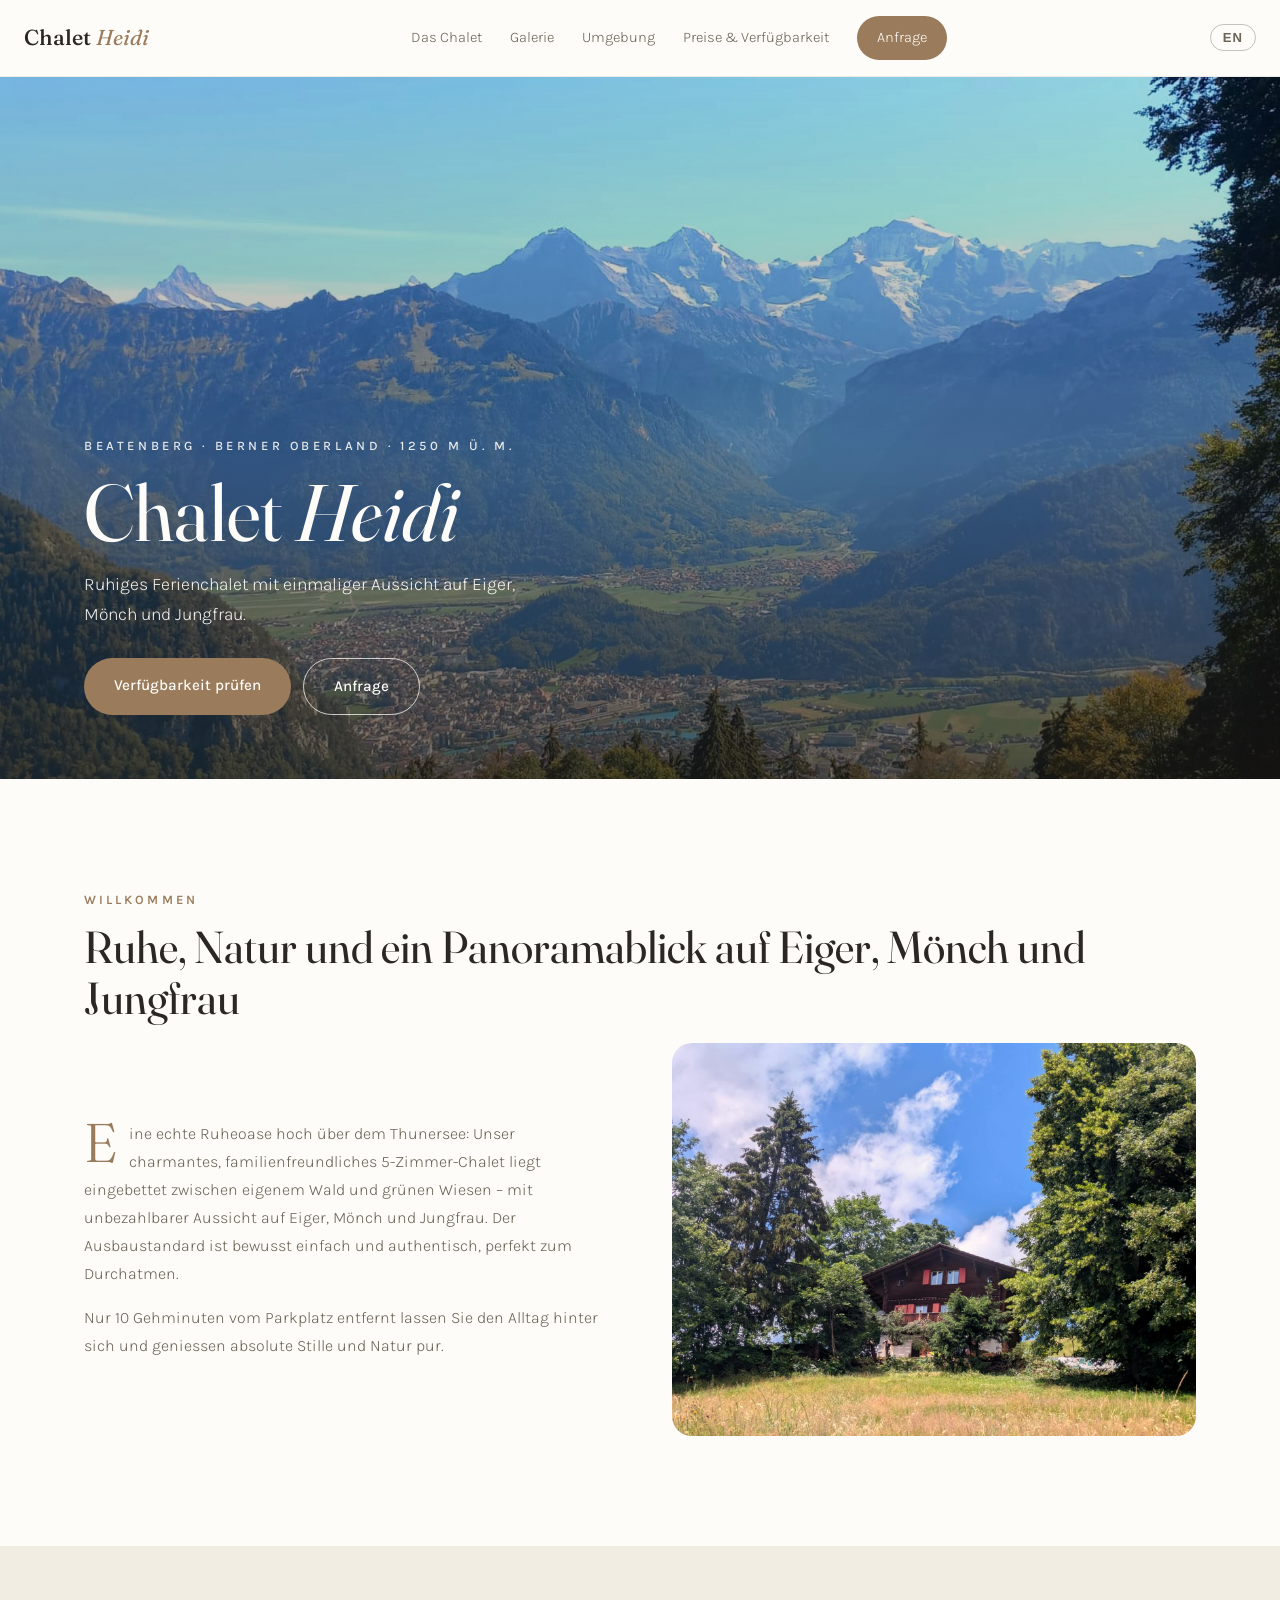
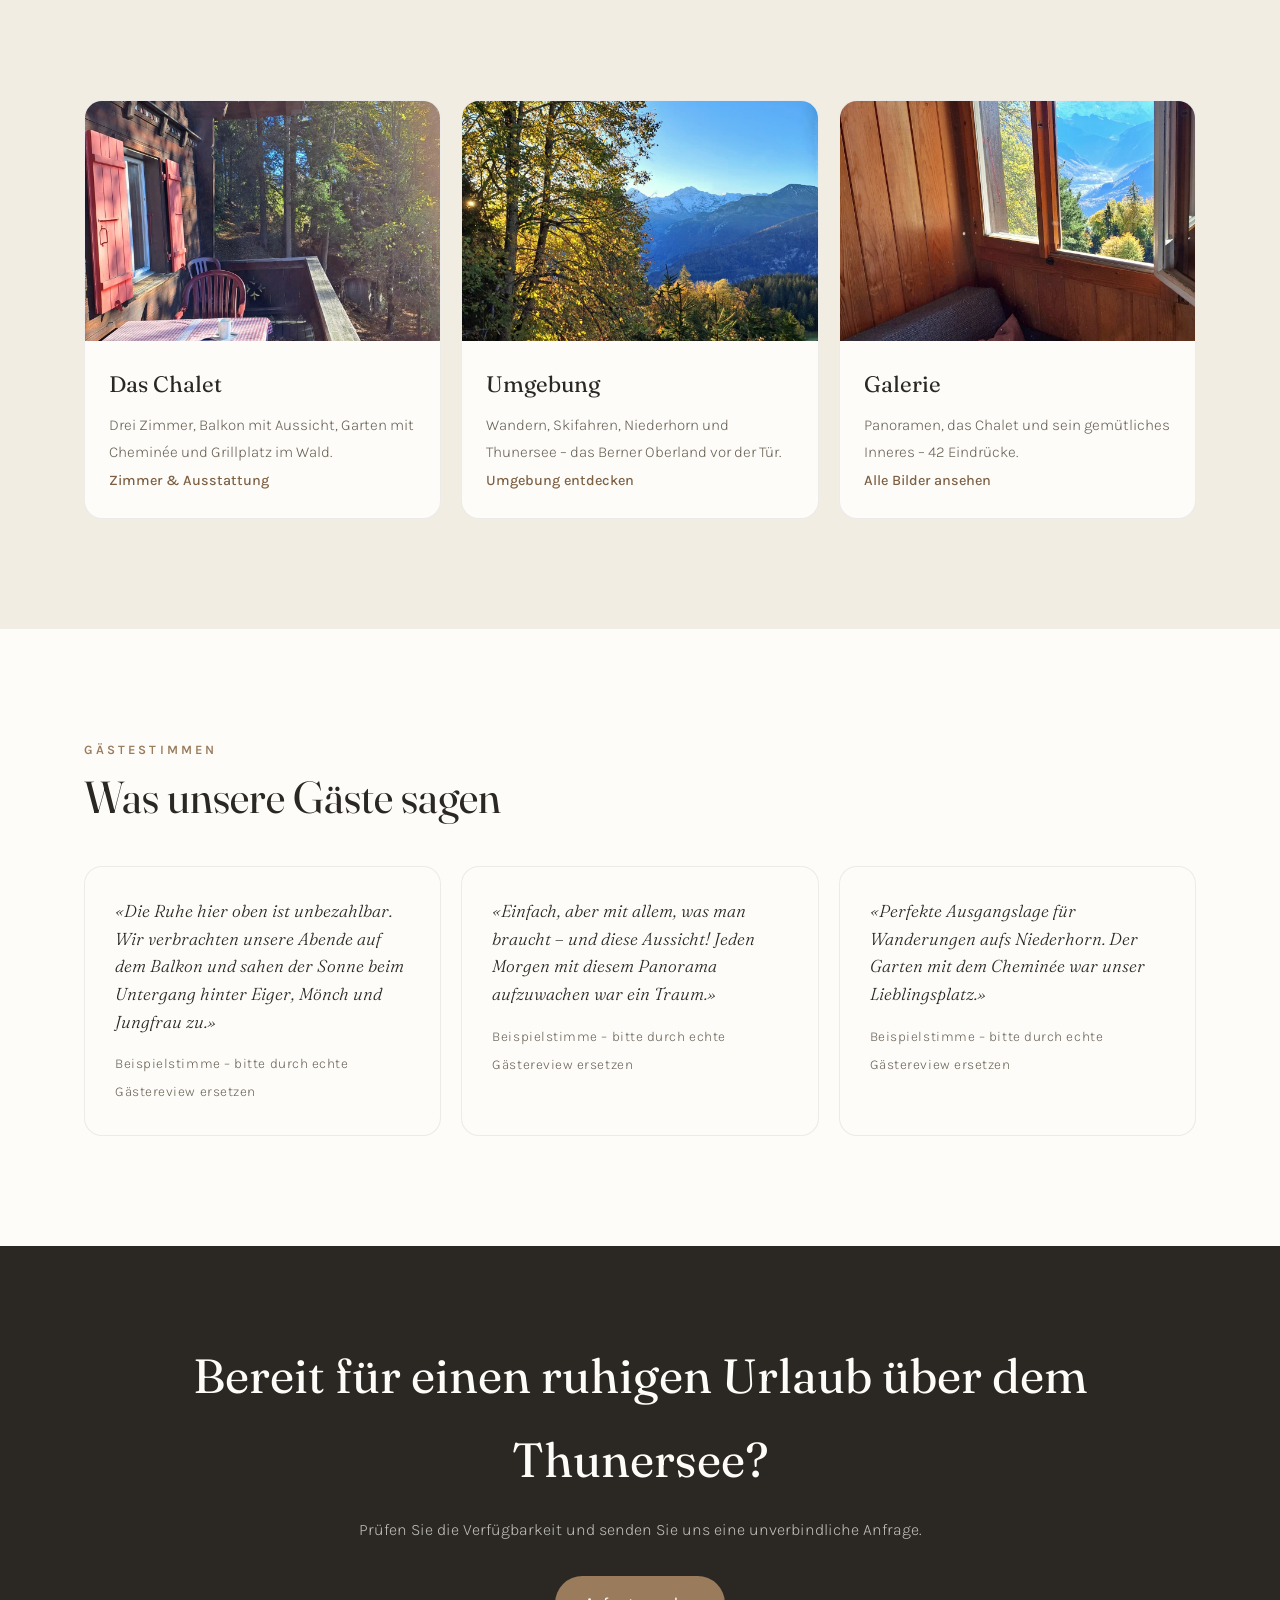
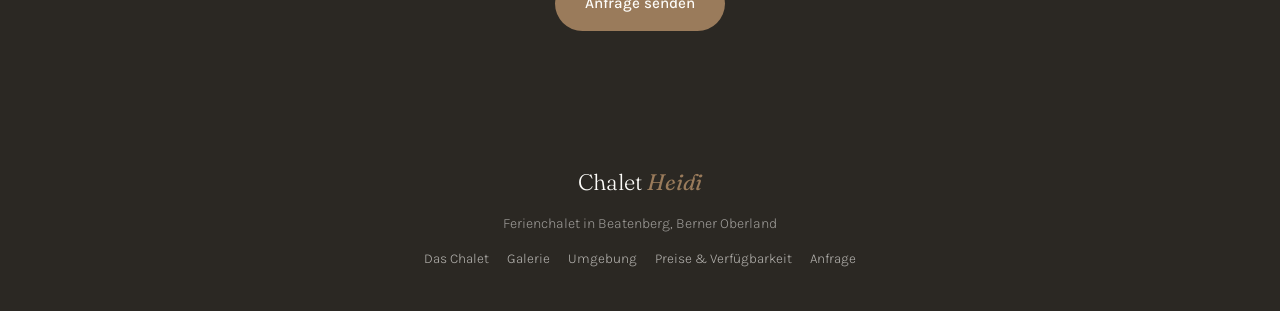
<file: index.html>
<!DOCTYPE html>
<html lang="de">
<head>
<meta charset="UTF-8">
<meta name="viewport" content="width=device-width, initial-scale=1.0">
<title>Chalet Heidi · Beatenberg · Ferienchalet im Berner Oberland</title>
<meta name="description" content="Chalet Heidi in Beatenberg: ruhiges Ferienchalet mit einmaliger Aussicht auf Eiger, Mönch und Jungfrau. Jetzt Verfügbarkeit prüfen und anfragen.">
<link rel="preconnect" href="https://fonts.googleapis.com">
<link rel="preconnect" href="https://fonts.gstatic.com" crossorigin>
<link href="https://fonts.googleapis.com/css2?family=Fraunces:ital,opsz,wght@0,9..144,400;0,9..144,500;1,9..144,400;1,9..144,500&family=Karla:wght@300;400;500;600&display=swap" rel="stylesheet">
<link rel="stylesheet" href="css/style.css">
</head>
<body>

<header class="nav">
  <div class="nav-inner">
    <a class="brand" href="index.html">Chalet <em>Heidi</em></a>
    <nav class="nav-links" id="navLinks">
      <a href="chalet.html" data-i18n="nav_chalet">Das Chalet</a>
      <a href="galerie.html" data-i18n="nav_gallery">Galerie</a>
      <a href="umgebung.html" data-i18n="nav_area">Umgebung</a>
      <a href="preise.html" data-i18n="nav_prices">Preise &amp; Verfügbarkeit</a>
      <a href="kontakt.html" class="cta" data-i18n="nav_contact">Anfrage</a>
    </nav>
    <div class="nav-right">
      <button class="lang-toggle" id="langToggle" aria-label="Sprache wechseln">EN</button>
      <button class="burger" id="burger" aria-label="Menü"><span></span><span></span><span></span></button>
    </div>
  </div>
</header>

<section class="hero">
  <img src="images/photo-34.jpg" alt="Bergpanorama Eiger Mönch Jungfrau von Beatenberg">
  <div class="hero-content">
    <p class="hero-kicker" data-i18n="hero_kicker">Beatenberg · Berner Oberland · 1250 m ü. M.</p>
    <h1>Chalet <em>Heidi</em></h1>
    <p class="hero-sub" data-i18n="hero_sub">Ruhiges Ferienchalet mit einmaliger Aussicht auf Eiger, Mönch und Jungfrau.</p>
    <div class="hero-actions">
      <a href="preise.html" class="btn btn-primary" data-i18n="hero_btn">Verfügbarkeit prüfen</a>
      <a href="kontakt.html" class="btn btn-outline" data-i18n="nav_contact">Anfrage</a>
    </div>
  </div>
</section>

<section class="section">
  <div class="wrap">
    <p class="eyebrow" data-i18n="intro_eyebrow">Willkommen</p>
    <h2 class="section-title" data-i18n="intro_title">Ruhe, Natur und ein Panoramablick auf Eiger, Mönch und Jungfrau</h2>
    <div class="split">
      <div class="text-col">
        <p class="drop" data-i18n="intro_p1">Eine echte Ruheoase hoch über dem Thunersee: Unser charmantes, familienfreundliches 5-Zimmer-Chalet liegt eingebettet zwischen eigenem Wald und grünen Wiesen – mit unbezahlbarer Aussicht auf Eiger, Mönch und Jungfrau. Der Ausbaustandard ist bewusst einfach und authentisch, perfekt zum Durchatmen.</p>
        <p data-i18n="intro_p2">Nur 10 Gehminuten vom Parkplatz entfernt lassen Sie den Alltag hinter sich und geniessen absolute Stille und Natur pur.</p>
      </div>
      <img src="images/photo-41.jpg" alt="Chalet Heidi in Beatenberg" loading="lazy">
    </div>
  </div>
</section>

<section class="section section-sand">
  <div class="wrap">
    <div class="cards">
      <a class="card" href="chalet.html">
        <img src="images/photo-32.jpg" alt="Balkontisch mit Aussicht" loading="lazy">
        <div class="card-body">
          <h3 data-i18n="card_chalet_title">Das Chalet</h3>
          <p data-i18n="card_chalet_text">Drei Zimmer, Balkon mit Aussicht, Garten mit Cheminée und Grillplatz im Wald.</p>
          <span class="card-more" data-i18n="card_chalet_more">Zimmer &amp; Ausstattung</span>
        </div>
      </a>
      <a class="card" href="umgebung.html">
        <img src="images/photo-33.jpg" alt="Bergpanorama mit goldenem Baum" loading="lazy">
        <div class="card-body">
          <h3 data-i18n="card_area_title">Umgebung</h3>
          <p data-i18n="card_area_text">Wandern, Skifahren, Niederhorn und Thunersee – das Berner Oberland vor der Tür.</p>
          <span class="card-more" data-i18n="card_area_more">Umgebung entdecken</span>
        </div>
      </a>
      <a class="card" href="galerie.html">
        <img src="images/photo-22.jpg" alt="Sitzplatz mit Panoramafenster" loading="lazy">
        <div class="card-body">
          <h3 data-i18n="card_gallery_title">Galerie</h3>
          <p data-i18n="card_gallery_text">Panoramen, das Chalet und sein gemütliches Inneres – 42 Eindrücke.</p>
          <span class="card-more" data-i18n="card_gallery_more">Alle Bilder ansehen</span>
        </div>
      </a>
    </div>
  </div>
</section>

<section class="section">
  <div class="wrap">
    <p class="eyebrow" data-i18n="quotes_eyebrow">Gästestimmen</p>
    <h2 class="section-title" data-i18n="quotes_title">Was unsere Gäste sagen</h2>
    <div class="quotes">
      <blockquote class="quote">
        <p data-i18n="quote_1">«Die Ruhe hier oben ist unbezahlbar. Wir verbrachten unsere Abende auf dem Balkon und sahen der Sonne beim Untergang hinter Eiger, Mönch und Jungfrau zu.»</p>
        <cite data-i18n="quote_1_cite">Beispielstimme – bitte durch echte Gästereview ersetzen</cite>
      </blockquote>
      <blockquote class="quote">
        <p data-i18n="quote_2">«Einfach, aber mit allem, was man braucht – und diese Aussicht! Jeden Morgen mit diesem Panorama aufzuwachen war ein Traum.»</p>
        <cite data-i18n="quote_2_cite">Beispielstimme – bitte durch echte Gästereview ersetzen</cite>
      </blockquote>
      <blockquote class="quote">
        <p data-i18n="quote_3">«Perfekte Ausgangslage für Wanderungen aufs Niederhorn. Der Garten mit dem Cheminée war unser Lieblingsplatz.»</p>
        <cite data-i18n="quote_3_cite">Beispielstimme – bitte durch echte Gästereview ersetzen</cite>
      </blockquote>
    </div>
  </div>
</section>

<section class="cta-band">
  <div class="wrap">
    <h2 data-i18n="cta_title">Bereit für einen ruhigen Urlaub über dem Thunersee?</h2>
    <p data-i18n="cta_text">Prüfen Sie die Verfügbarkeit und senden Sie uns eine unverbindliche Anfrage.</p>
    <a href="kontakt.html" class="btn btn-primary" data-i18n="cta_btn">Anfrage senden</a>
  </div>
</section>

<footer class="footer">
  <div class="wrap">
    <p class="footer-brand">Chalet <em>Heidi</em></p>
    <p data-i18n="footer_tagline">Ferienchalet in Beatenberg, Berner Oberland</p>
    <nav>
      <a href="chalet.html" data-i18n="nav_chalet">Das Chalet</a>
      <a href="galerie.html" data-i18n="nav_gallery">Galerie</a>
      <a href="umgebung.html" data-i18n="nav_area">Umgebung</a>
      <a href="preise.html" data-i18n="nav_prices">Preise &amp; Verfügbarkeit</a>
      <a href="kontakt.html" data-i18n="nav_contact">Anfrage</a>
    </nav>
  </div>
</footer>

<script src="js/availability.js"></script>
<script src="js/i18n.js"></script>
<script src="js/main.js"></script>
</body>
</html>
</file>
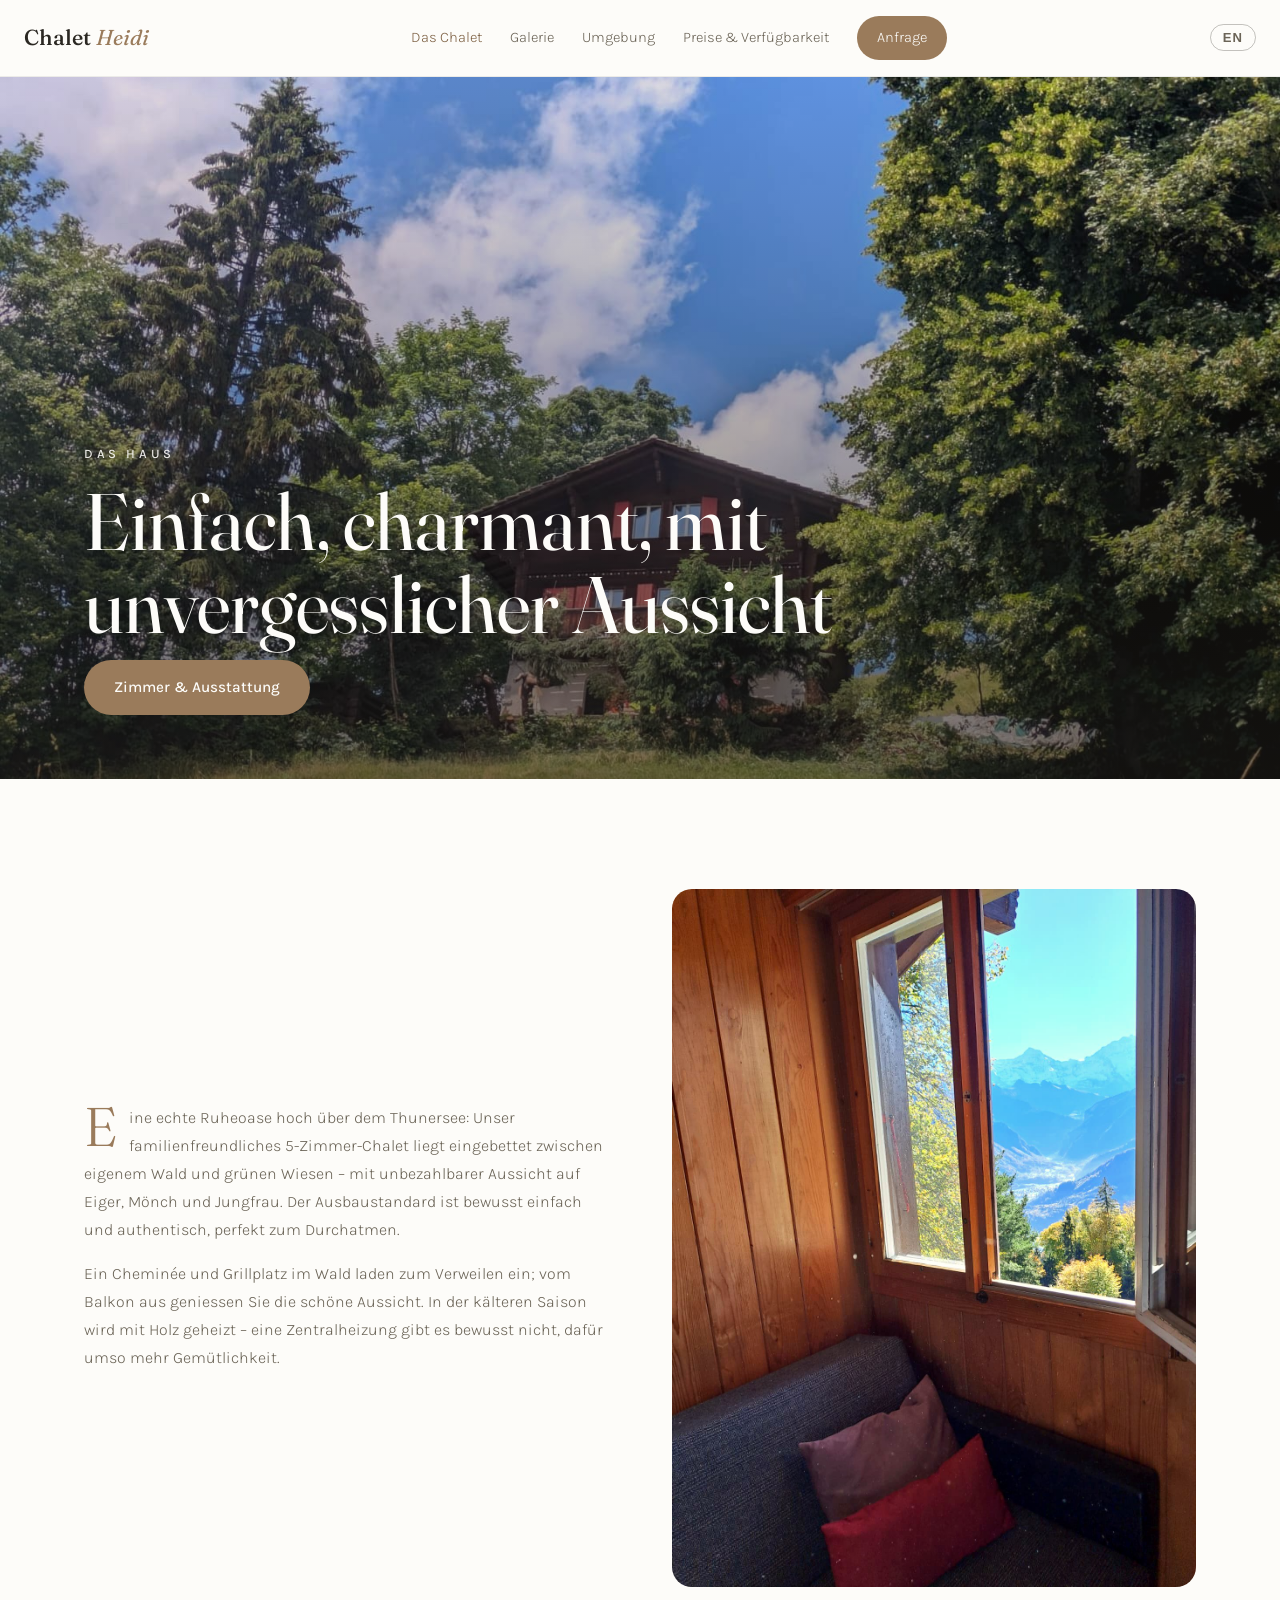
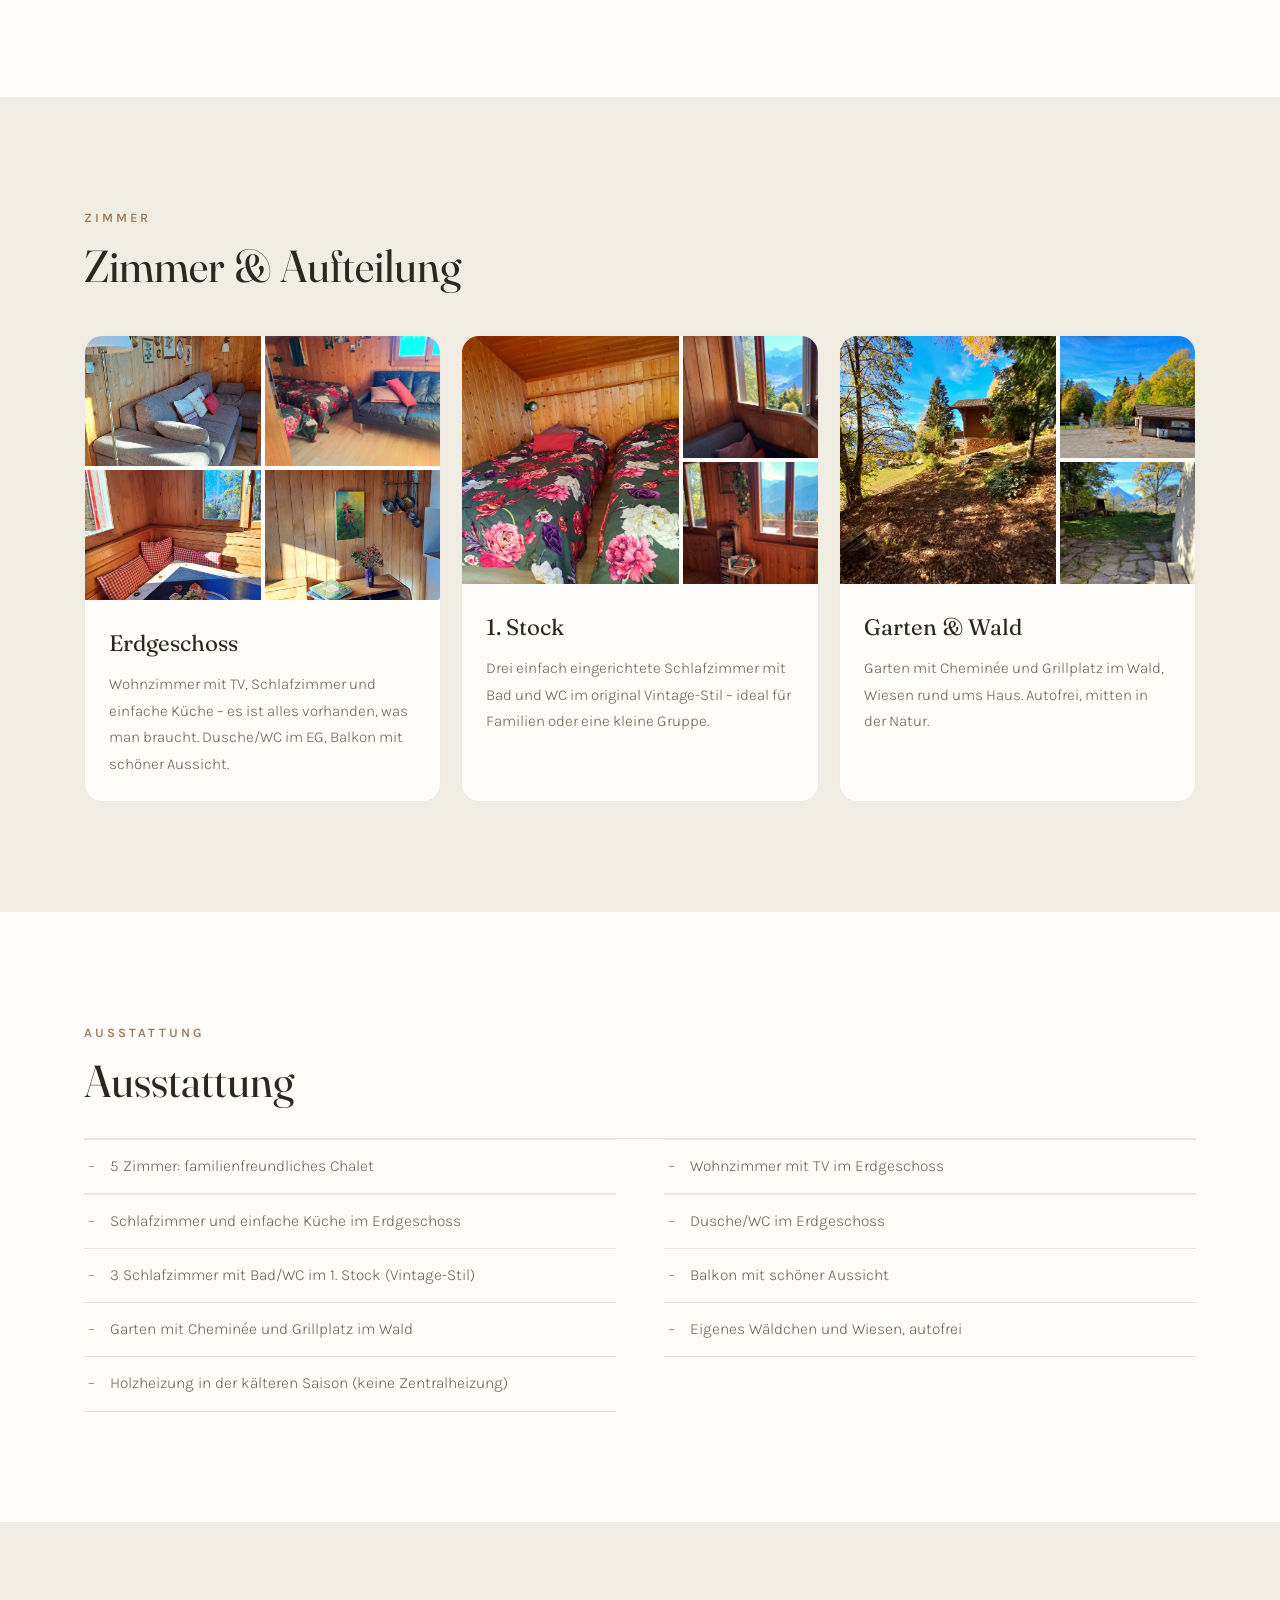
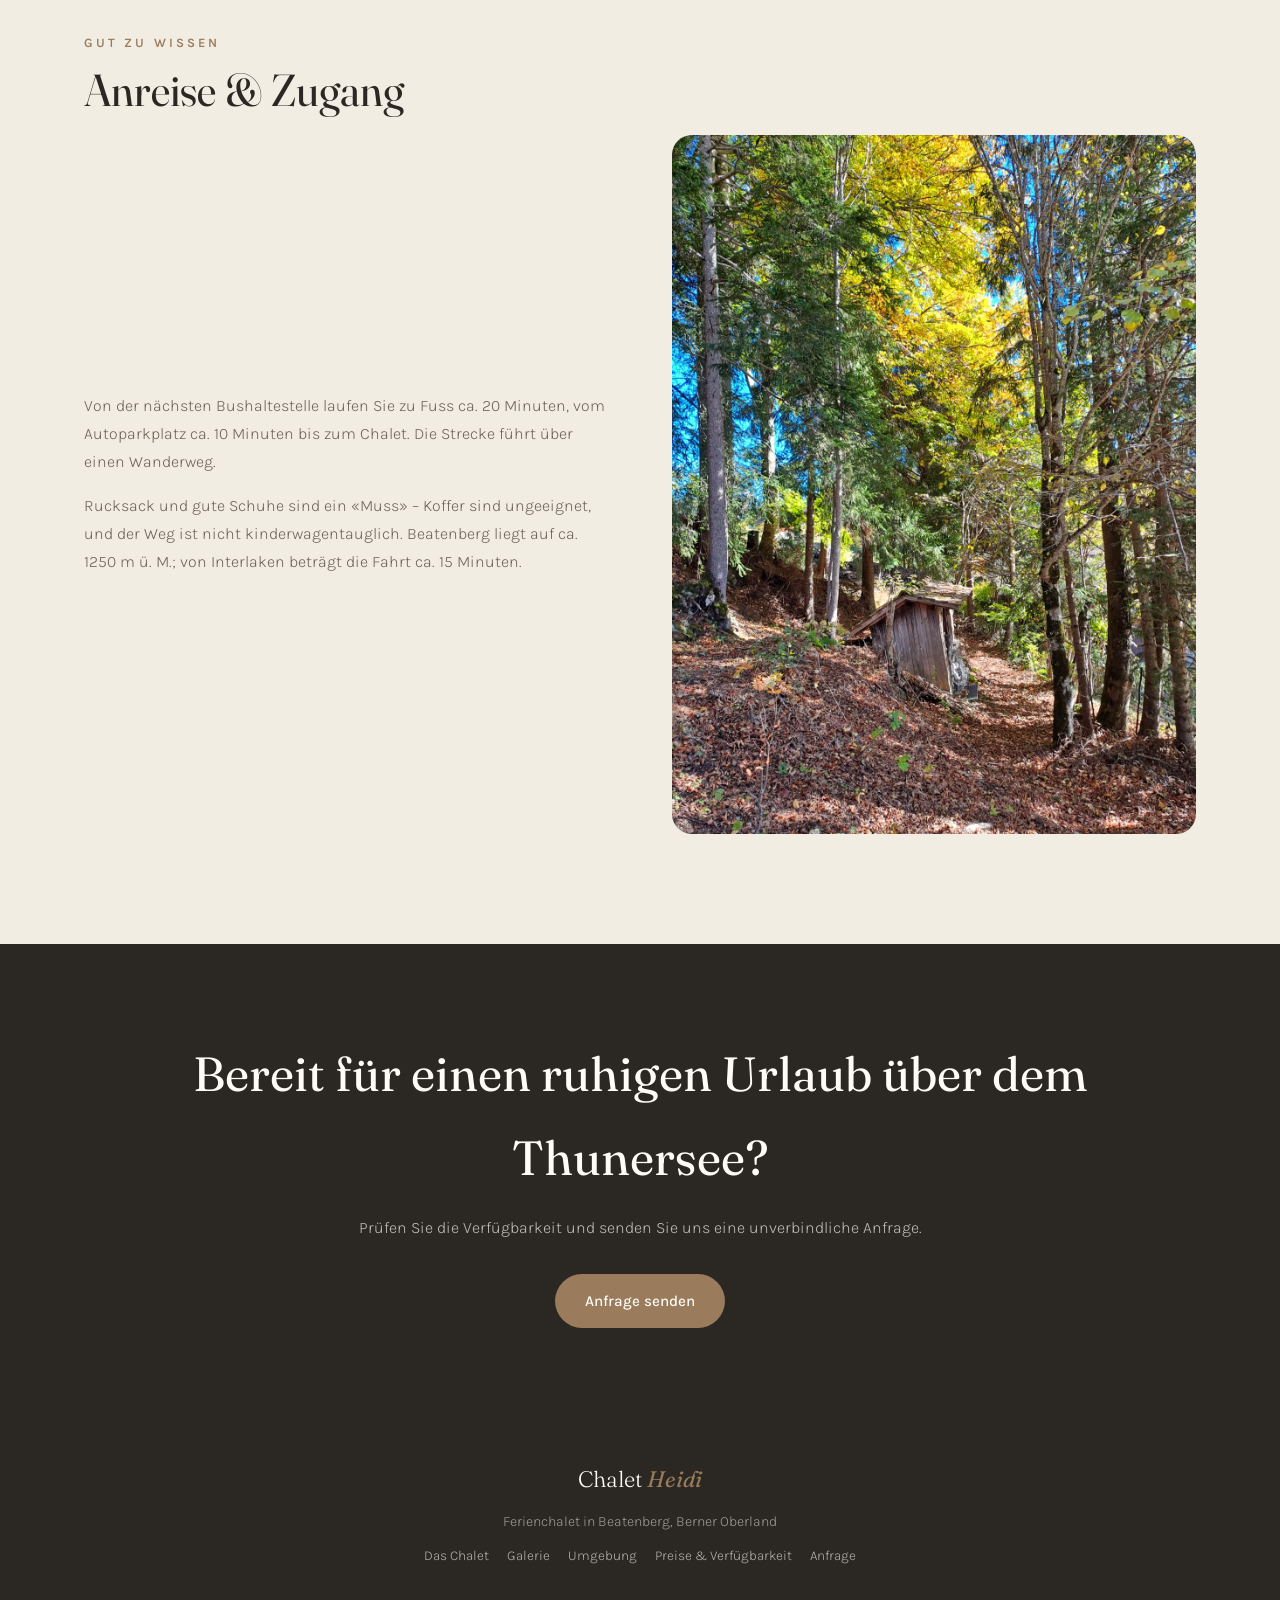
<file: chalet.html>
<!DOCTYPE html>
<html lang="de">
<head>
<meta charset="UTF-8">
<meta name="viewport" content="width=device-width, initial-scale=1.0">
<title>Zimmer &amp; Ausstattung · Chalet Heidi Beatenberg</title>
<meta name="description" content="Chalet Heidi in Beatenberg: drei Zimmer, Balkon mit Aussicht, Garten mit Cheminée – alles Wichtige zum Haus.">
<link rel="preconnect" href="https://fonts.googleapis.com">
<link rel="preconnect" href="https://fonts.gstatic.com" crossorigin>
<link href="https://fonts.googleapis.com/css2?family=Fraunces:ital,opsz,wght@0,9..144,400;0,9..144,500;1,9..144,400;1,9..144,500&family=Karla:wght@300;400;500;600&display=swap" rel="stylesheet">
<link rel="stylesheet" href="css/style.css">
</head>
<body>

<header class="nav">
  <div class="nav-inner">
    <a class="brand" href="index.html">Chalet <em>Heidi</em></a>
    <nav class="nav-links" id="navLinks">
      <a href="chalet.html" class="active" data-i18n="nav_chalet">Das Chalet</a>
      <a href="galerie.html" data-i18n="nav_gallery">Galerie</a>
      <a href="umgebung.html" data-i18n="nav_area">Umgebung</a>
      <a href="preise.html" data-i18n="nav_prices">Preise &amp; Verfügbarkeit</a>
      <a href="kontakt.html" class="cta" data-i18n="nav_contact">Anfrage</a>
    </nav>
    <div class="nav-right">
      <button class="lang-toggle" id="langToggle" aria-label="Sprache wechseln">EN</button>
      <button class="burger" id="burger" aria-label="Menü"><span></span><span></span><span></span></button>
    </div>
  </div>
</header>

<section class="hero">
  <img src="images/photo-41.jpg" alt="Chalet Heidi in Beatenberg">
  <div class="hero-content">
    <p class="hero-kicker" data-i18n="chalet_eyebrow">Das Haus</p>
    <h1 data-i18n="chalet_title">Einfach, charmant, mit unvergesslicher Aussicht</h1>
    <a href="#ausstattung" class="btn btn-primary" data-i18n="card_chalet_more">Zimmer &amp; Ausstattung</a>
  </div>
</section>

<section class="section">
  <div class="wrap">
    <div class="split">
      <div class="text-col">
        <p class="drop" data-i18n="chalet_p1">Eine echte Ruheoase hoch über dem Thunersee: Unser familienfreundliches 5-Zimmer-Chalet liegt eingebettet zwischen eigenem Wald und grünen Wiesen – mit unbezahlbarer Aussicht auf Eiger, Mönch und Jungfrau. Der Ausbaustandard ist bewusst einfach und authentisch, perfekt zum Durchatmen.</p>
        <p data-i18n="chalet_p2">Ein Cheminée und Grillplatz im Wald laden zum Verweilen ein; vom Balkon aus geniessen Sie die schöne Aussicht. In der kälteren Saison wird mit Holz geheizt – eine Zentralheizung gibt es bewusst nicht, dafür umso mehr Gemütlichkeit.</p>
      </div>
      <img src="images/photo-22.jpg" alt="Gemütliches Wohnzimmer" loading="lazy">
    </div>
  </div>
</section>

<section class="section section-sand" id="zimmer">
  <div class="wrap">
    <p class="eyebrow" data-i18n="rooms_eyebrow">Zimmer</p>
    <h2 class="section-title" data-i18n="rooms_title">Zimmer &amp; Aufteilung</h2>
    <div class="cards">
      <div class="card">
        <div class="card-images four">
          <img src="images/photo-28.jpg" alt="Wohnzimmer im Erdgeschoss" loading="lazy">
          <img src="images/photo-19.jpg" alt="Schlafzimmer mit Sofa im Erdgeschoss" loading="lazy">
          <img src="images/photo-27.jpg" alt="Sitzplatz im Erdgeschoss" loading="lazy">
          <img src="images/photo-25.jpg" alt="Küche im Erdgeschoss" loading="lazy">
        </div>
        <div class="card-body">
          <h3 data-i18n="room_eg_title">Erdgeschoss</h3>
          <p data-i18n="room_eg_text">Wohnzimmer mit TV, Schlafzimmer und einfache Küche – es ist alles vorhanden, was man braucht. Dusche/WC im EG, Balkon mit schöner Aussicht.</p>
        </div>
      </div>
      <div class="card">
        <div class="card-images">
          <img src="images/photo-17.jpg" alt="Zimmer mit zwei Betten im 1. Stock" loading="lazy">
          <img src="images/photo-22.jpg" alt="Zimmer mit Panoramafenster im 1. Stock" loading="lazy">
          <img src="images/photo-31.jpg" alt="Zimmer mit Büchern und Pflanze im 1. Stock" loading="lazy">
        </div>
        <div class="card-body">
          <h3 data-i18n="room_og_title">1. Stock</h3>
          <p data-i18n="room_og_text">Drei einfach eingerichtete Schlafzimmer mit Bad und WC im original Vintage-Stil – ideal für Familien oder eine kleine Gruppe.</p>
        </div>
      </div>
      <div class="card">
        <div class="card-images">
          <img src="images/photo-12.jpg" alt="Chalet im eigenen Wäldchen" loading="lazy">
          <img src="images/photo-10.jpg" alt="Garten beim Chalet" loading="lazy">
          <img src="images/photo-13.jpg" alt="Garten mit Sitzplatz" loading="lazy">
        </div>
        <div class="card-body">
          <h3 data-i18n="room_garden_title">Garten &amp; Wald</h3>
          <p data-i18n="room_garden_text">Garten mit Cheminée und Grillplatz im Wald, Wiesen rund ums Haus. Autofrei, mitten in der Natur.</p>
        </div>
      </div>
    </div>
  </div>
</section>

<section class="section" id="ausstattung">
  <div class="wrap">
    <p class="eyebrow" data-i18n="amen_eyebrow">Ausstattung</p>
    <h2 class="section-title" data-i18n="amen_title">Ausstattung</h2>
    <ul class="amenities">
      <li data-i18n="amen_1">5 Zimmer: familienfreundliches Chalet</li>
      <li data-i18n="amen_2">Wohnzimmer mit TV im Erdgeschoss</li>
      <li data-i18n="amen_3">Schlafzimmer und einfache Küche im Erdgeschoss</li>
      <li data-i18n="amen_4">Dusche/WC im Erdgeschoss</li>
      <li data-i18n="amen_5">3 Schlafzimmer mit Bad/WC im 1. Stock (Vintage-Stil)</li>
      <li data-i18n="amen_6">Balkon mit schöner Aussicht</li>
      <li data-i18n="amen_7">Garten mit Cheminée und Grillplatz im Wald</li>
      <li data-i18n="amen_8">Eigenes Wäldchen und Wiesen, autofrei</li>
      <li data-i18n="amen_9">Holzheizung in der kälteren Saison (keine Zentralheizung)</li>
    </ul>
  </div>
</section>

<section class="section section-sand">
  <div class="wrap">
    <p class="eyebrow" data-i18n="access_eyebrow">Gut zu wissen</p>
    <h2 class="section-title" data-i18n="access_title">Anreise &amp; Zugang</h2>
    <div class="split">
      <div class="text-col">
        <p data-i18n="access_p1">Von der nächsten Bushaltestelle laufen Sie zu Fuss ca. 20 Minuten, vom Autoparkplatz ca. 10 Minuten bis zum Chalet. Die Strecke führt über einen Wanderweg.</p>
        <p data-i18n="access_p2">Rucksack und gute Schuhe sind ein «Muss» – Koffer sind ungeeignet, und der Weg ist nicht kinderwagentauglich. Beatenberg liegt auf ca. 1250 m ü. M.; von Interlaken beträgt die Fahrt ca. 15 Minuten.</p>
      </div>
      <img src="images/photo-11.jpg" alt="Wanderweg zum Chalet" loading="lazy">
    </div>
  </div>
</section>

<section class="cta-band">
  <div class="wrap">
    <h2 data-i18n="cta_title">Bereit für einen ruhigen Urlaub über dem Thunersee?</h2>
    <p data-i18n="cta_text">Prüfen Sie die Verfügbarkeit und senden Sie uns eine unverbindliche Anfrage.</p>
    <a href="kontakt.html" class="btn btn-primary" data-i18n="cta_btn">Anfrage senden</a>
  </div>
</section>

<footer class="footer">
  <div class="wrap">
    <p class="footer-brand">Chalet <em>Heidi</em></p>
    <p data-i18n="footer_tagline">Ferienchalet in Beatenberg, Berner Oberland</p>
    <nav>
      <a href="chalet.html" data-i18n="nav_chalet">Das Chalet</a>
      <a href="galerie.html" data-i18n="nav_gallery">Galerie</a>
      <a href="umgebung.html" data-i18n="nav_area">Umgebung</a>
      <a href="preise.html" data-i18n="nav_prices">Preise &amp; Verfügbarkeit</a>
      <a href="kontakt.html" data-i18n="nav_contact">Anfrage</a>
    </nav>
  </div>
</footer>

<script src="js/availability.js"></script>
<script src="js/i18n.js"></script>
<script src="js/main.js"></script>
</body>
</html>
</file>
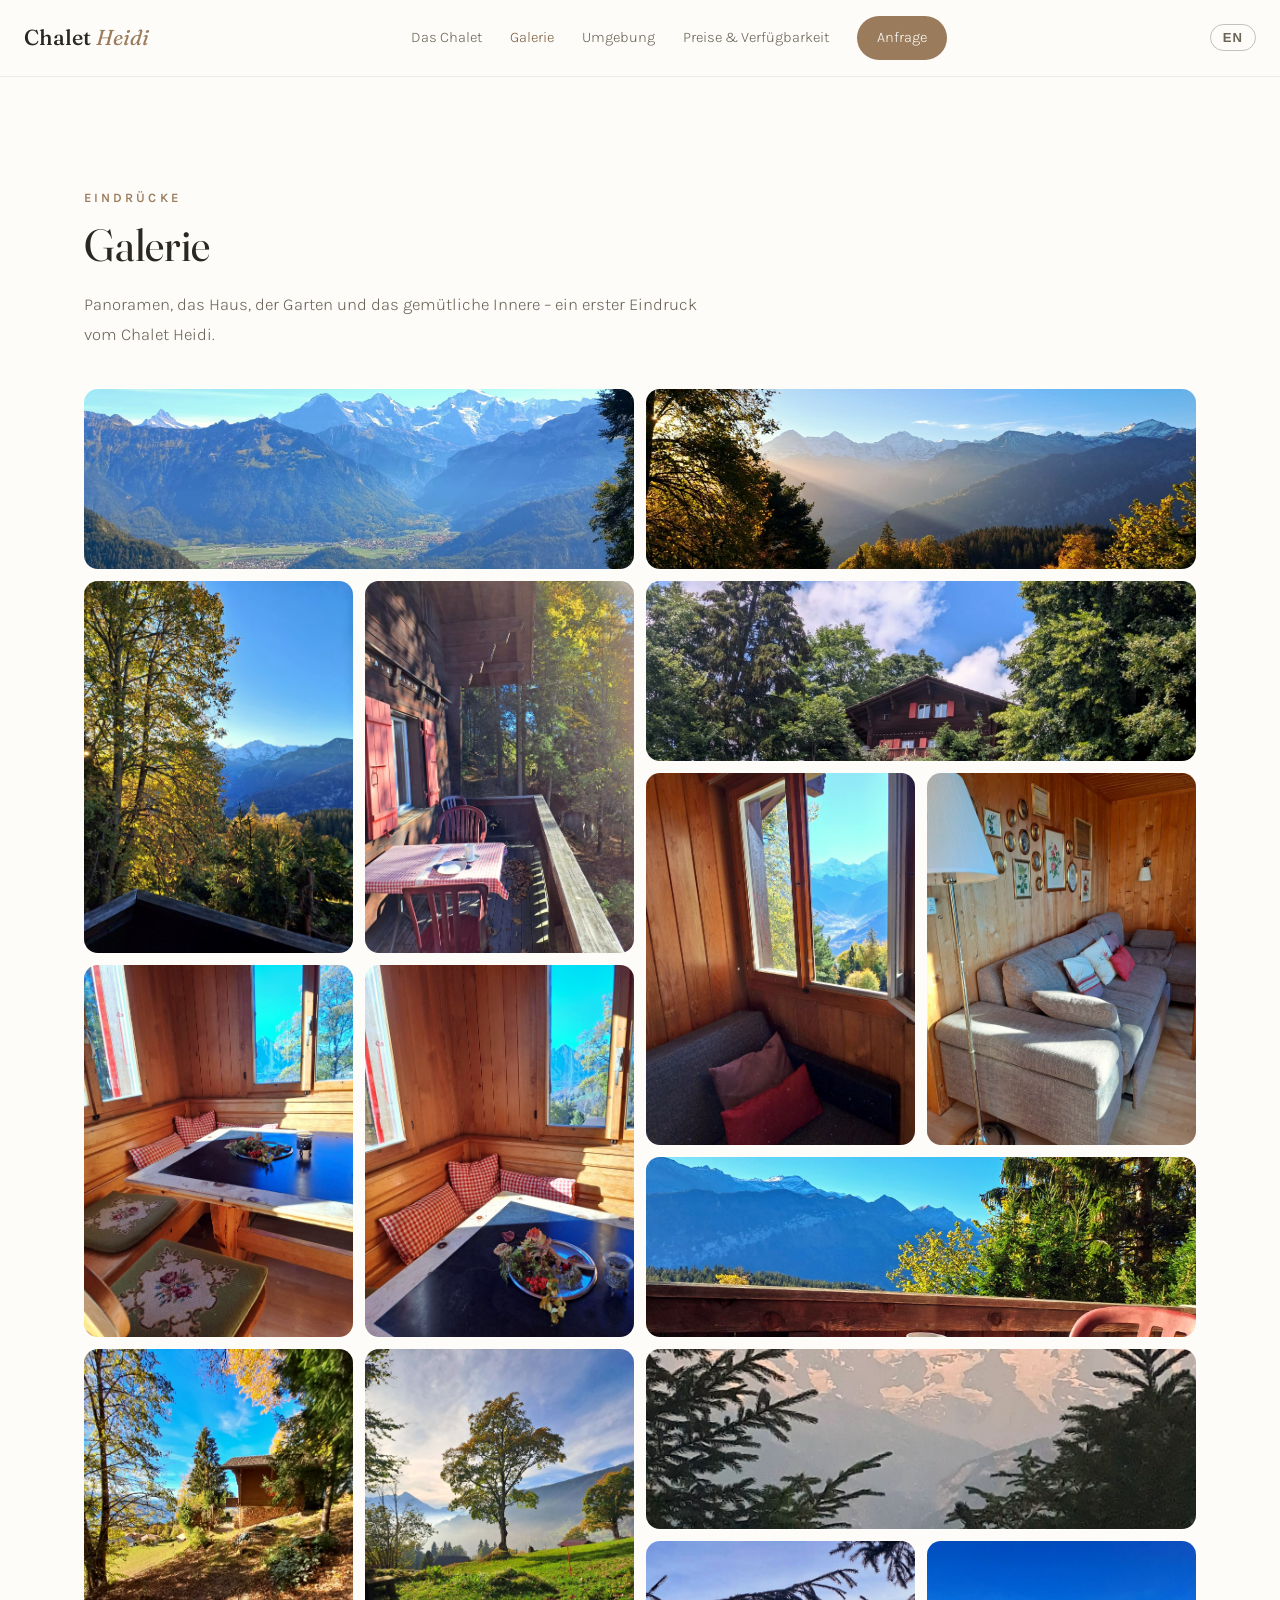
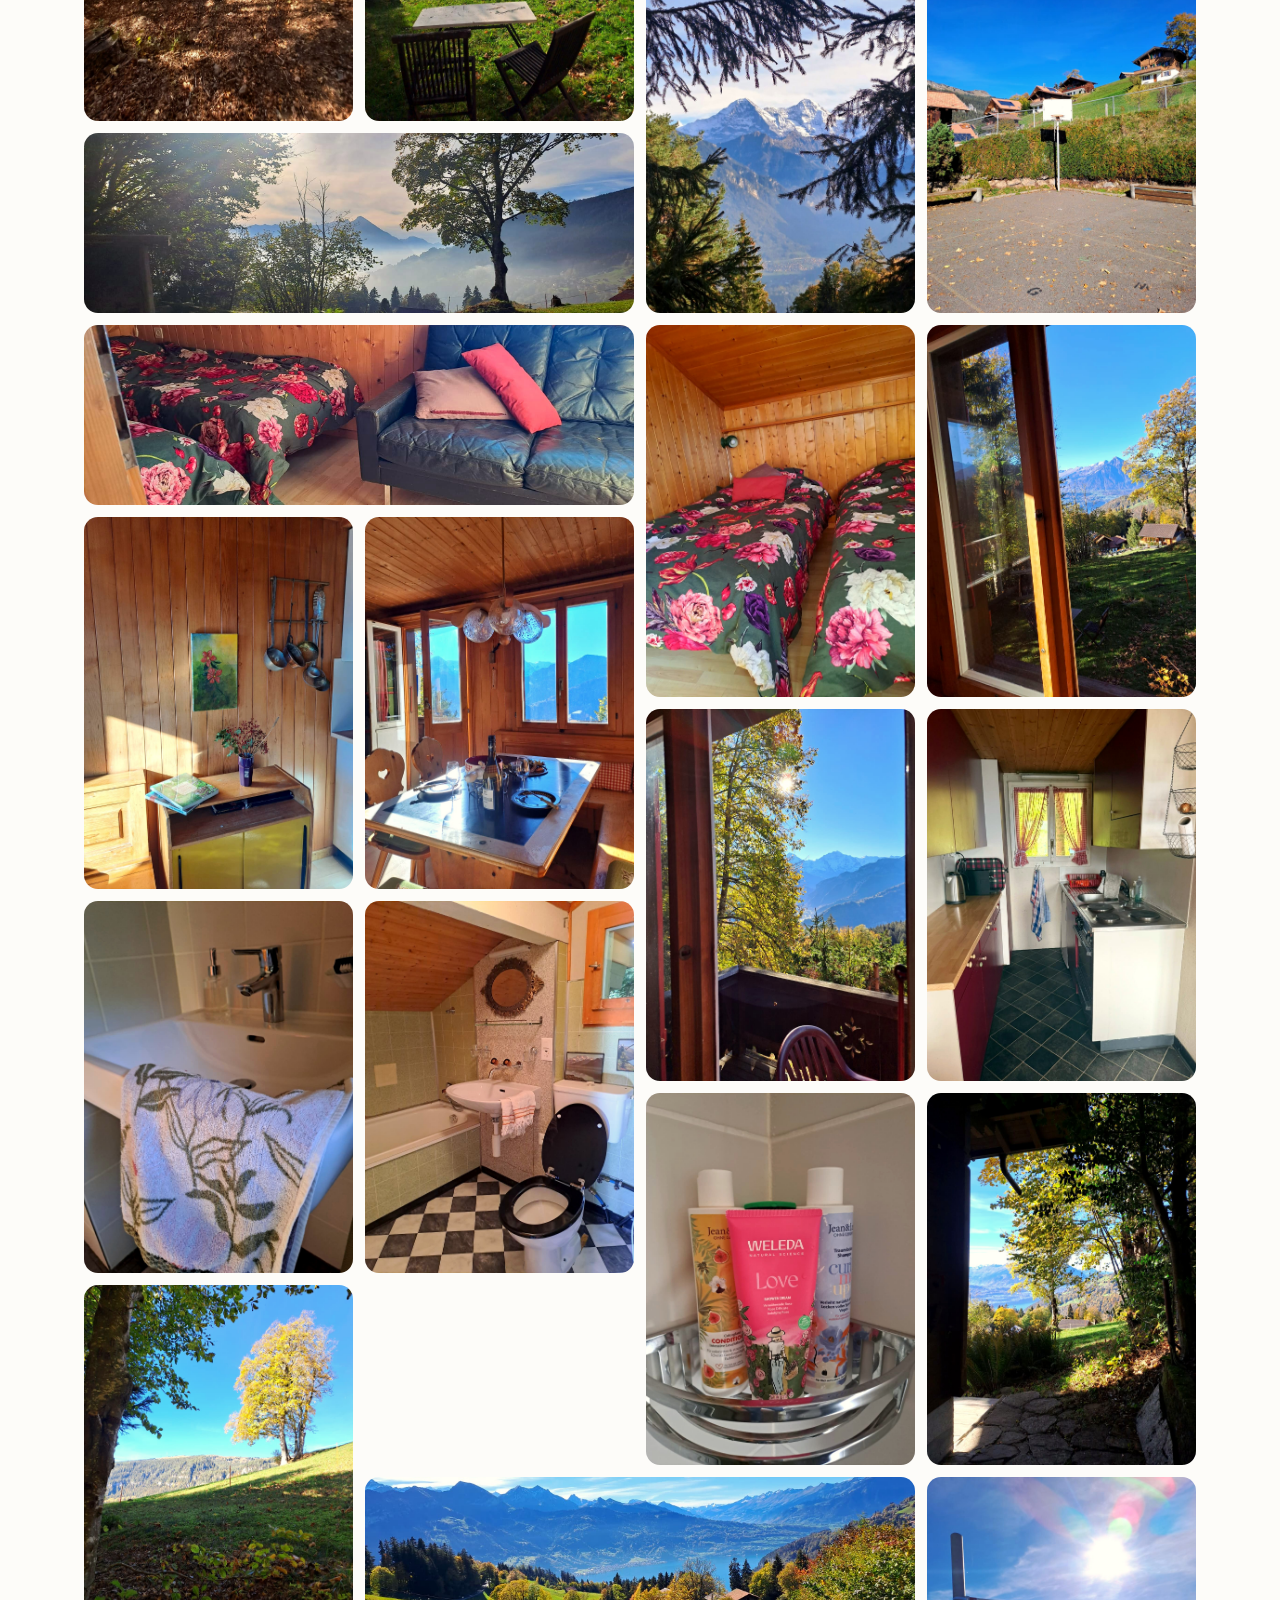
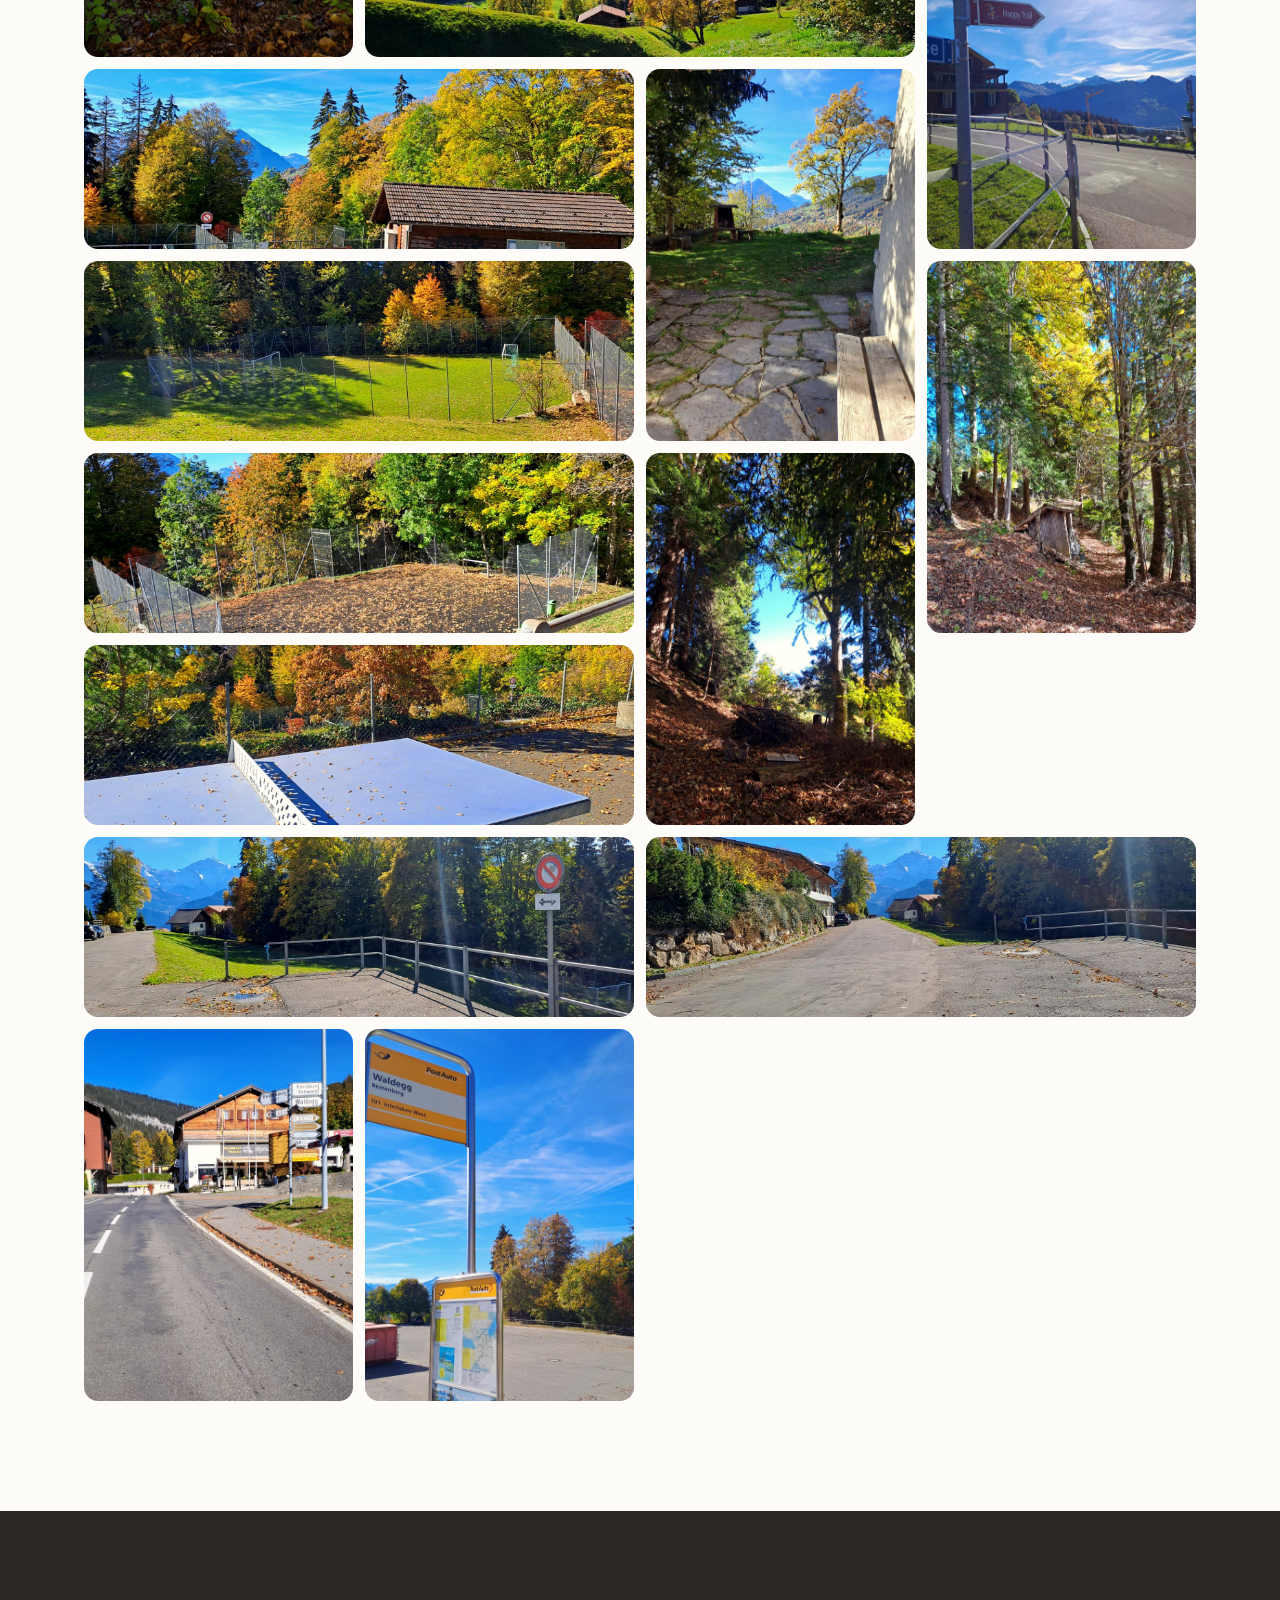
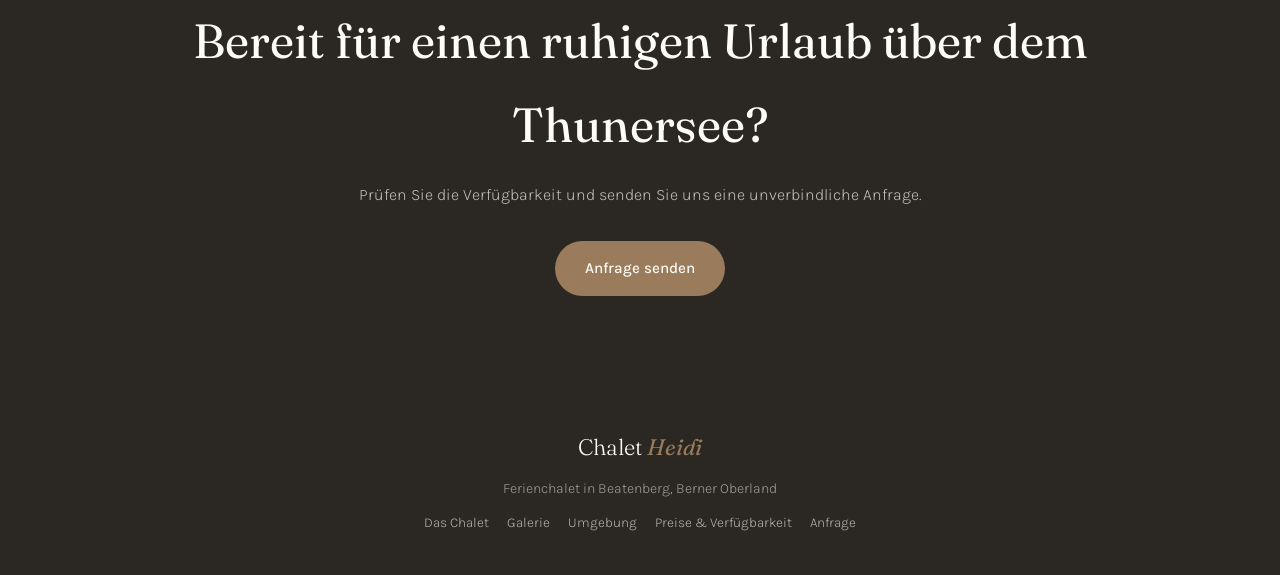
<file: galerie.html>
<!DOCTYPE html>
<html lang="de">
<head>
<meta charset="UTF-8">
<meta name="viewport" content="width=device-width, initial-scale=1.0">
<title>Galerie · Chalet Heidi Beatenberg</title>
<meta name="description" content="Bilder vom Chalet Heidi in Beatenberg: Panoramablick auf Eiger, Mönch und Jungfrau, das Haus und seine gemütlichen Räume.">
<link rel="preconnect" href="https://fonts.googleapis.com">
<link rel="preconnect" href="https://fonts.gstatic.com" crossorigin>
<link href="https://fonts.googleapis.com/css2?family=Fraunces:ital,opsz,wght@0,9..144,400;0,9..144,500;1,9..144,400;1,9..144,500&family=Karla:wght@300;400;500;600&display=swap" rel="stylesheet">
<link rel="stylesheet" href="css/style.css">
</head>
<body>

<header class="nav">
  <div class="nav-inner">
    <a class="brand" href="index.html">Chalet <em>Heidi</em></a>
    <nav class="nav-links" id="navLinks">
      <a href="chalet.html" data-i18n="nav_chalet">Das Chalet</a>
      <a href="galerie.html" class="active" data-i18n="nav_gallery">Galerie</a>
      <a href="umgebung.html" data-i18n="nav_area">Umgebung</a>
      <a href="preise.html" data-i18n="nav_prices">Preise &amp; Verfügbarkeit</a>
      <a href="kontakt.html" class="cta" data-i18n="nav_contact">Anfrage</a>
    </nav>
    <div class="nav-right">
      <button class="lang-toggle" id="langToggle" aria-label="Sprache wechseln">EN</button>
      <button class="burger" id="burger" aria-label="Menü"><span></span><span></span><span></span></button>
    </div>
  </div>
</header>

<section class="section" style="padding-top:110px">
  <div class="wrap">
    <p class="eyebrow" data-i18n="gallery_eyebrow">Eindrücke</p>
    <h1 class="section-title" data-i18n="gallery_title">Galerie</h1>
    <p class="lead" data-i18n="gallery_intro">Panoramen, das Haus, der Garten und das gemütliche Innere – ein erster Eindruck vom Chalet Heidi.</p>
  </div>
  <div class="wrap">
    <div class="gallery" id="gallery"></div>
  </div>
</section>

<section class="cta-band">
  <div class="wrap">
    <h2 data-i18n="cta_title">Bereit für einen ruhigen Urlaub über dem Thunersee?</h2>
    <p data-i18n="cta_text">Prüfen Sie die Verfügbarkeit und senden Sie uns eine unverbindliche Anfrage.</p>
    <a href="kontakt.html" class="btn btn-primary" data-i18n="cta_btn">Anfrage senden</a>
  </div>
</section>

<footer class="footer">
  <div class="wrap">
    <p class="footer-brand">Chalet <em>Heidi</em></p>
    <p data-i18n="footer_tagline">Ferienchalet in Beatenberg, Berner Oberland</p>
    <nav>
      <a href="chalet.html" data-i18n="nav_chalet">Das Chalet</a>
      <a href="galerie.html" data-i18n="nav_gallery">Galerie</a>
      <a href="umgebung.html" data-i18n="nav_area">Umgebung</a>
      <a href="preise.html" data-i18n="nav_prices">Preise &amp; Verfügbarkeit</a>
      <a href="kontakt.html" data-i18n="nav_contact">Anfrage</a>
    </nav>
  </div>
</footer>

<script src="js/availability.js"></script>
<script src="js/i18n.js"></script>
<script src="js/main.js"></script>
</body>
</html>
</file>
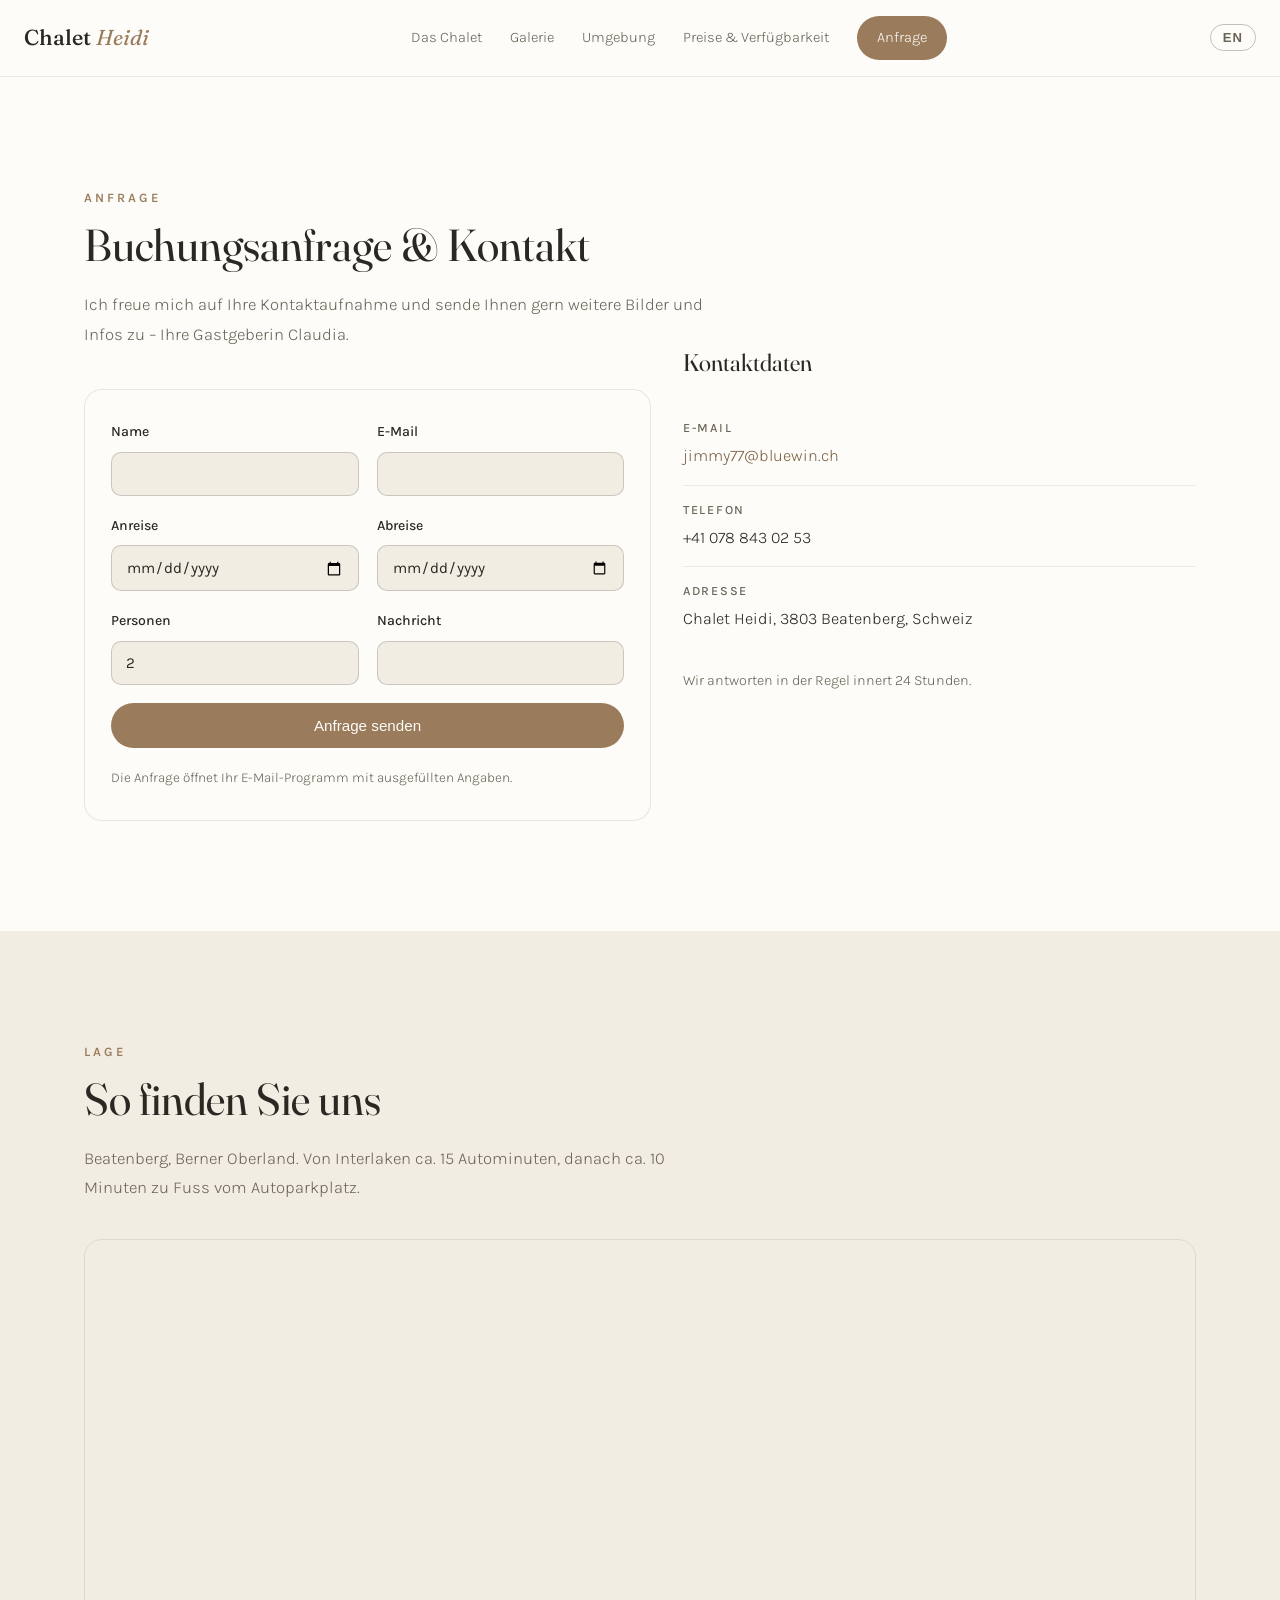
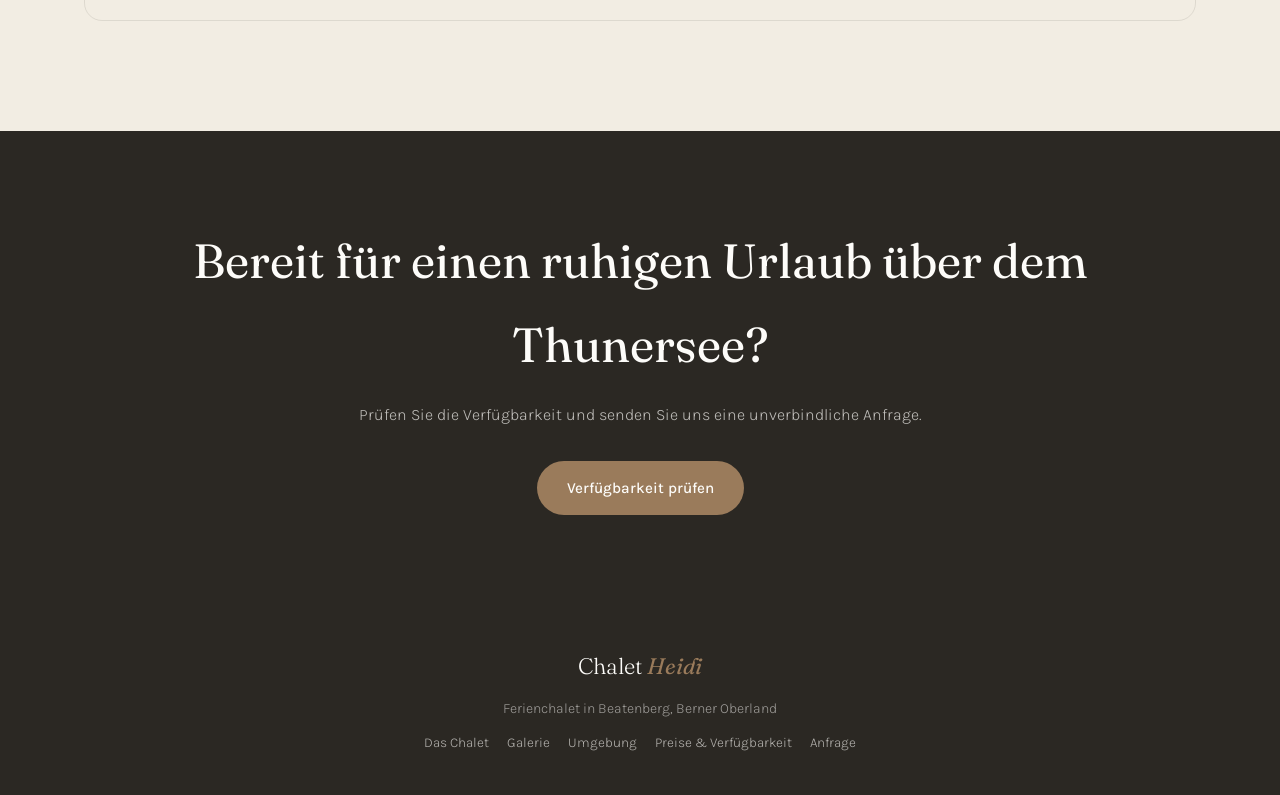
<file: kontakt.html>
<!DOCTYPE html>
<html lang="de">
<head>
<meta charset="UTF-8">
<meta name="viewport" content="width=device-width, initial-scale=1.0">
<title>Anfrage &amp; Kontakt · Chalet Heidi Beatenberg</title>
<meta name="description" content="Buchungsanfrage für das Chalet Heidi in Beatenberg: Verfügbarkeit prüfen, Anfrage senden, Anfahrt mit Karte.">
<link rel="preconnect" href="https://fonts.googleapis.com">
<link rel="preconnect" href="https://fonts.gstatic.com" crossorigin>
<link href="https://fonts.googleapis.com/css2?family=Fraunces:ital,opsz,wght@0,9..144,400;0,9..144,500;1,9..144,400;1,9..144,500&family=Karla:wght@300;400;500;600&display=swap" rel="stylesheet">
<link rel="stylesheet" href="css/style.css">
</head>
<body>

<header class="nav">
  <div class="nav-inner">
    <a class="brand" href="index.html">Chalet <em>Heidi</em></a>
    <nav class="nav-links" id="navLinks">
      <a href="chalet.html" data-i18n="nav_chalet">Das Chalet</a>
      <a href="galerie.html" data-i18n="nav_gallery">Galerie</a>
      <a href="umgebung.html" data-i18n="nav_area">Umgebung</a>
      <a href="preise.html" data-i18n="nav_prices">Preise &amp; Verfügbarkeit</a>
      <a href="kontakt.html" class="cta active" data-i18n="nav_contact">Anfrage</a>
    </nav>
    <div class="nav-right">
      <button class="lang-toggle" id="langToggle" aria-label="Sprache wechseln">EN</button>
      <button class="burger" id="burger" aria-label="Menü"><span></span><span></span><span></span></button>
    </div>
  </div>
</header>

<section class="section" style="padding-top:110px">
  <div class="wrap">
    <p class="eyebrow" data-i18n="contact_eyebrow">Anfrage</p>
    <h1 class="section-title" data-i18n="contact_title">Buchungsanfrage &amp; Kontakt</h1>
    <p class="lead" data-i18n="contact_intro">Ich freue mich auf Ihre Kontaktaufnahme und sende Ihnen gern weitere Bilder und Infos zu – Ihre Gastgeberin Claudia.</p>

    <div class="booking-grid">
      <form id="bookingForm" class="booking-form">
        <div class="form-row">
          <label><span data-i18n="form_name">Name</span>
            <input type="text" id="fName" required>
          </label>
          <label><span data-i18n="form_email">E-Mail</span>
            <input type="email" id="fEmail" required>
          </label>
        </div>
        <div class="form-row">
          <label><span data-i18n="form_arrival">Anreise</span>
            <input type="date" id="fArrival" required>
          </label>
          <label><span data-i18n="form_departure">Abreise</span>
            <input type="date" id="fDeparture" required>
          </label>
        </div>
        <div class="form-row">
          <label><span data-i18n="form_guests">Personen</span>
            <input type="number" id="fGuests" min="1" max="8" value="2" required>
          </label>
          <label><span data-i18n="form_message">Nachricht</span>
            <input type="text" id="fMessage">
          </label>
        </div>
        <p class="form-error" id="formError" hidden data-i18n="form_error">Der gewählte Zeitraum enthält belegte Tage. Bitte wählen Sie andere Termine.</p>
        <button type="submit" class="btn btn-primary" data-i18n="form_submit">Anfrage senden</button>
        <p class="lead" style="font-size:0.85rem" data-i18n="form_note">Die Anfrage öffnet Ihr E-Mail-Programm mit ausgefüllten Angaben.</p>
      </form>

      <div>
        <h2 class="section-title" style="font-size:1.5rem" data-i18n="contact_details">Kontaktdaten</h2>
        <ul class="contact-list">
          <li>
            <span class="label" data-i18n="c_email">E-Mail</span>
            <span class="value"><a href="mailto:jimmy77@bluewin.ch">jimmy77@bluewin.ch</a></span>
          </li>
          <li>
            <span class="label" data-i18n="c_phone">Telefon</span>
            <span class="value">+41 078 843 02 53</span>
          </li>
          <li>
            <span class="label" data-i18n="c_address">Adresse</span>
            <span class="value">Chalet Heidi, 3803 Beatenberg, Schweiz</span>
          </li>
        </ul>
        <p class="lead" style="margin-top:20px; font-size:0.9rem" data-i18n="c_response">Wir antworten in der Regel innert 24 Stunden.</p>
      </div>
    </div>
  </div>
</section>

<section class="section section-sand">
  <div class="wrap">
    <p class="eyebrow" data-i18n="map_eyebrow">Lage</p>
    <h2 class="section-title" data-i18n="map_title">So finden Sie uns</h2>
    <p class="lead" data-i18n="map_hint">Beatenberg, Berner Oberland. Von Interlaken ca. 15 Autominuten, danach ca. 10 Minuten zu Fuss vom Autoparkplatz.</p>
    <div class="map-wrap">
      <iframe src="https://www.openstreetmap.org/export/embed.html?bbox=7.72%2C46.65%2C7.83%2C46.72&amp;layer=mapnik&amp;marker=46.6833%2C7.7667" title="Karte Beatenberg" loading="lazy"></iframe>
    </div>
  </div>
</section>

<section class="cta-band">
  <div class="wrap">
    <h2 data-i18n="cta_title">Bereit für einen ruhigen Urlaub über dem Thunersee?</h2>
    <p data-i18n="cta_text">Prüfen Sie die Verfügbarkeit und senden Sie uns eine unverbindliche Anfrage.</p>
    <a href="preise.html" class="btn btn-primary" data-i18n="hero_btn">Verfügbarkeit prüfen</a>
  </div>
</section>

<footer class="footer">
  <div class="wrap">
    <p class="footer-brand">Chalet <em>Heidi</em></p>
    <p data-i18n="footer_tagline">Ferienchalet in Beatenberg, Berner Oberland</p>
    <nav>
      <a href="chalet.html" data-i18n="nav_chalet">Das Chalet</a>
      <a href="galerie.html" data-i18n="nav_gallery">Galerie</a>
      <a href="umgebung.html" data-i18n="nav_area">Umgebung</a>
      <a href="preise.html" data-i18n="nav_prices">Preise &amp; Verfügbarkeit</a>
      <a href="kontakt.html" data-i18n="nav_contact">Anfrage</a>
    </nav>
  </div>
</footer>

<script src="js/availability.js"></script>
<script src="js/i18n.js"></script>
<script src="js/main.js"></script>
</body>
</html>
</file>
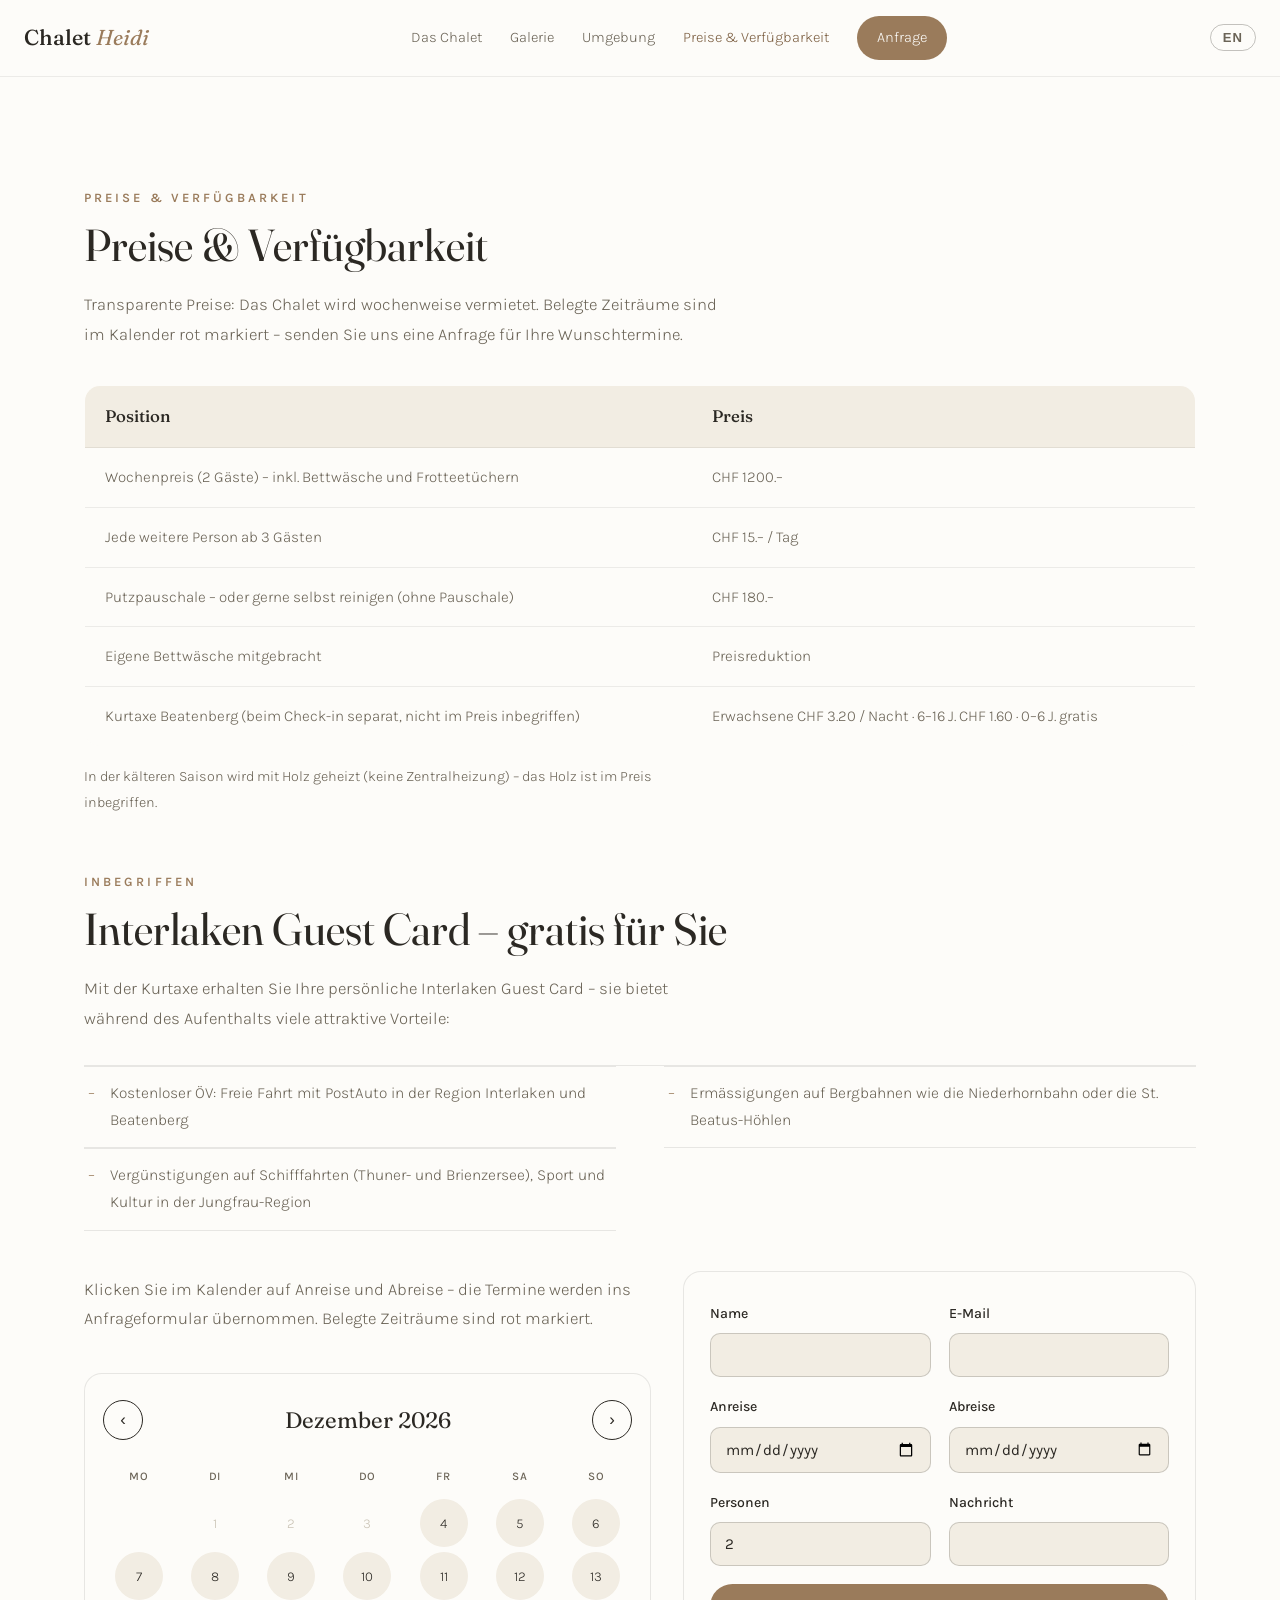
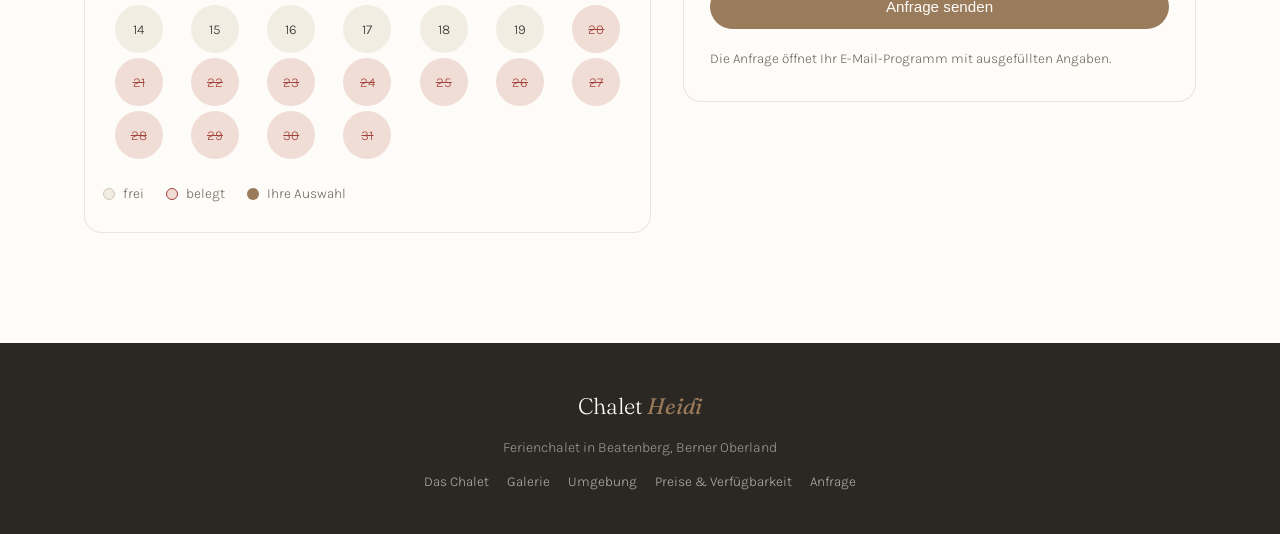
<file: preise.html>
<!DOCTYPE html>
<html lang="de">
<head>
<meta charset="UTF-8">
<meta name="viewport" content="width=device-width, initial-scale=1.0">
<title>Preise &amp; Verfügbarkeit · Chalet Heidi Beatenberg</title>
<meta name="description" content="Preise und Verfügbarkeit des Chalet Heidi in Beatenberg: Saisonpreise, Belegungskalender und Buchungsbedingungen.">
<link rel="preconnect" href="https://fonts.googleapis.com">
<link rel="preconnect" href="https://fonts.gstatic.com" crossorigin>
<link href="https://fonts.googleapis.com/css2?family=Fraunces:ital,opsz,wght@0,9..144,400;0,9..144,500;1,9..144,400;1,9..144,500&family=Karla:wght@300;400;500;600&display=swap" rel="stylesheet">
<link rel="stylesheet" href="css/style.css">
</head>
<body>

<header class="nav">
  <div class="nav-inner">
    <a class="brand" href="index.html">Chalet <em>Heidi</em></a>
    <nav class="nav-links" id="navLinks">
      <a href="chalet.html" data-i18n="nav_chalet">Das Chalet</a>
      <a href="galerie.html" data-i18n="nav_gallery">Galerie</a>
      <a href="umgebung.html" data-i18n="nav_area">Umgebung</a>
      <a href="preise.html" class="active" data-i18n="nav_prices">Preise &amp; Verfügbarkeit</a>
      <a href="kontakt.html" class="cta" data-i18n="nav_contact">Anfrage</a>
    </nav>
    <div class="nav-right">
      <button class="lang-toggle" id="langToggle" aria-label="Sprache wechseln">EN</button>
      <button class="burger" id="burger" aria-label="Menü"><span></span><span></span><span></span></button>
    </div>
  </div>
</header>

<section class="section" style="padding-top:110px">
  <div class="wrap">
    <p class="eyebrow" data-i18n="prices_eyebrow">Preise &amp; Verfügbarkeit</p>
    <h1 class="section-title" data-i18n="prices_title">Preise &amp; Verfügbarkeit</h1>
    <p class="lead" data-i18n="prices_intro">Transparente Preise: Das Chalet wird wochenweise vermietet. Belegte Zeiträume sind im Kalender rot markiert – senden Sie uns eine Anfrage für Ihre Wunschtermine.</p>

    <table class="price-table">
      <thead>
        <tr>
          <th data-i18n="col_position">Position</th>
          <th data-i18n="col_price">Preis</th>
        </tr>
      </thead>
      <tbody>
        <tr>
          <td data-i18n="price_week">Wochenpreis (2 Gäste) – inkl. Bettwäsche und Frotteetüchern</td>
          <td>CHF 1200.–</td>
        </tr>
        <tr>
          <td data-i18n="price_person">Jede weitere Person ab 3 Gästen</td>
          <td>CHF 15.– / Tag</td>
        </tr>
        <tr>
          <td data-i18n="price_cleaning">Putzpauschale – oder gerne selbst reinigen (ohne Pauschale)</td>
          <td>CHF 180.–</td>
        </tr>
        <tr>
          <td data-i18n="price_linens">Eigene Bettwäsche mitgebracht</td>
          <td data-i18n="price_reduction">Preisreduktion</td>
        </tr>
        <tr>
          <td data-i18n="price_kurtaxe">Kurtaxe Beatenberg (beim Check-in separat, nicht im Preis inbegriffen)</td>
          <td data-i18n="price_kurtaxe_v">Erwachsene CHF 3.20 / Nacht · 6–16 J. CHF 1.60 · 0–6 J. gratis</td>
        </tr>
      </tbody>
    </table>
    <p class="lead" style="margin-top:18px; font-size:0.9rem" data-i18n="price_note">In der kälteren Saison wird mit Holz geheizt (keine Zentralheizung) – das Holz ist im Preis inbegriffen.</p>

    <div style="margin-top:56px">
      <p class="eyebrow" data-i18n="guestcard_eyebrow">Inbegriffen</p>
      <h2 class="section-title" data-i18n="guestcard_title">Interlaken Guest Card – gratis für Sie</h2>
      <p class="lead" data-i18n="guestcard_intro">Mit der Kurtaxe erhalten Sie Ihre persönliche Interlaken Guest Card – sie bietet während des Aufenthalts viele attraktive Vorteile:</p>
      <ul class="amenities">
        <li data-i18n="guestcard_1">Kostenloser ÖV: Freie Fahrt mit PostAuto in der Region Interlaken und Beatenberg</li>
        <li data-i18n="guestcard_2">Ermässigungen auf Bergbahnen wie die Niederhornbahn oder die St. Beatus-Höhlen</li>
        <li data-i18n="guestcard_3">Vergünstigungen auf Schifffahrten (Thuner- und Brienzersee), Sport und Kultur in der Jungfrau-Region</li>
      </ul>
    </div>

    <div class="booking-grid">
      <div>
        <p class="lead" style="margin-top:44px" data-i18n="cal_hint">Klicken Sie im Kalender auf Anreise und Abreise – die Termine werden ins Anfrageformular übernommen. Belegte Zeiträume sind rot markiert.</p>
        <div class="calendar-wrap">
          <div class="calendar" id="calendar"></div>
          <div class="cal-legend">
            <span><span class="dot dot-free"></span><span data-i18n="legend_free">frei</span></span>
            <span><span class="dot dot-blocked"></span><span data-i18n="legend_blocked">belegt</span></span>
            <span><span class="dot dot-selected"></span><span data-i18n="legend_selected">Ihre Auswahl</span></span>
          </div>
        </div>
      </div>
      <form id="bookingForm" class="booking-form">
        <div class="form-row">
          <label><span data-i18n="form_name">Name</span>
            <input type="text" id="fName" required>
          </label>
          <label><span data-i18n="form_email">E-Mail</span>
            <input type="email" id="fEmail" required>
          </label>
        </div>
        <div class="form-row">
          <label><span data-i18n="form_arrival">Anreise</span>
            <input type="date" id="fArrival" required>
          </label>
          <label><span data-i18n="form_departure">Abreise</span>
            <input type="date" id="fDeparture" required>
          </label>
        </div>
        <div class="form-row">
          <label><span data-i18n="form_guests">Personen</span>
            <input type="number" id="fGuests" min="1" max="8" value="2" required>
          </label>
          <label><span data-i18n="form_message">Nachricht</span>
            <input type="text" id="fMessage">
          </label>
        </div>
        <p class="form-error" id="formError" hidden data-i18n="form_error">Der gewählte Zeitraum enthält belegte Tage. Bitte wählen Sie andere Termine.</p>
        <button type="submit" class="btn btn-primary" data-i18n="form_submit">Anfrage senden</button>
        <p class="lead" style="font-size:0.85rem" data-i18n="form_note">Die Anfrage öffnet Ihr E-Mail-Programm mit ausgefüllten Angaben.</p>
      </form>
    </div>
  </div>
</section>

<footer class="footer">
  <div class="wrap">
    <p class="footer-brand">Chalet <em>Heidi</em></p>
    <p data-i18n="footer_tagline">Ferienchalet in Beatenberg, Berner Oberland</p>
    <nav>
      <a href="chalet.html" data-i18n="nav_chalet">Das Chalet</a>
      <a href="galerie.html" data-i18n="nav_gallery">Galerie</a>
      <a href="umgebung.html" data-i18n="nav_area">Umgebung</a>
      <a href="preise.html" data-i18n="nav_prices">Preise &amp; Verfügbarkeit</a>
      <a href="kontakt.html" data-i18n="nav_contact">Anfrage</a>
    </nav>
  </div>
</footer>

<script src="js/availability.js"></script>
<script src="js/i18n.js"></script>
<script src="js/main.js"></script>
</body>
</html>
</file>
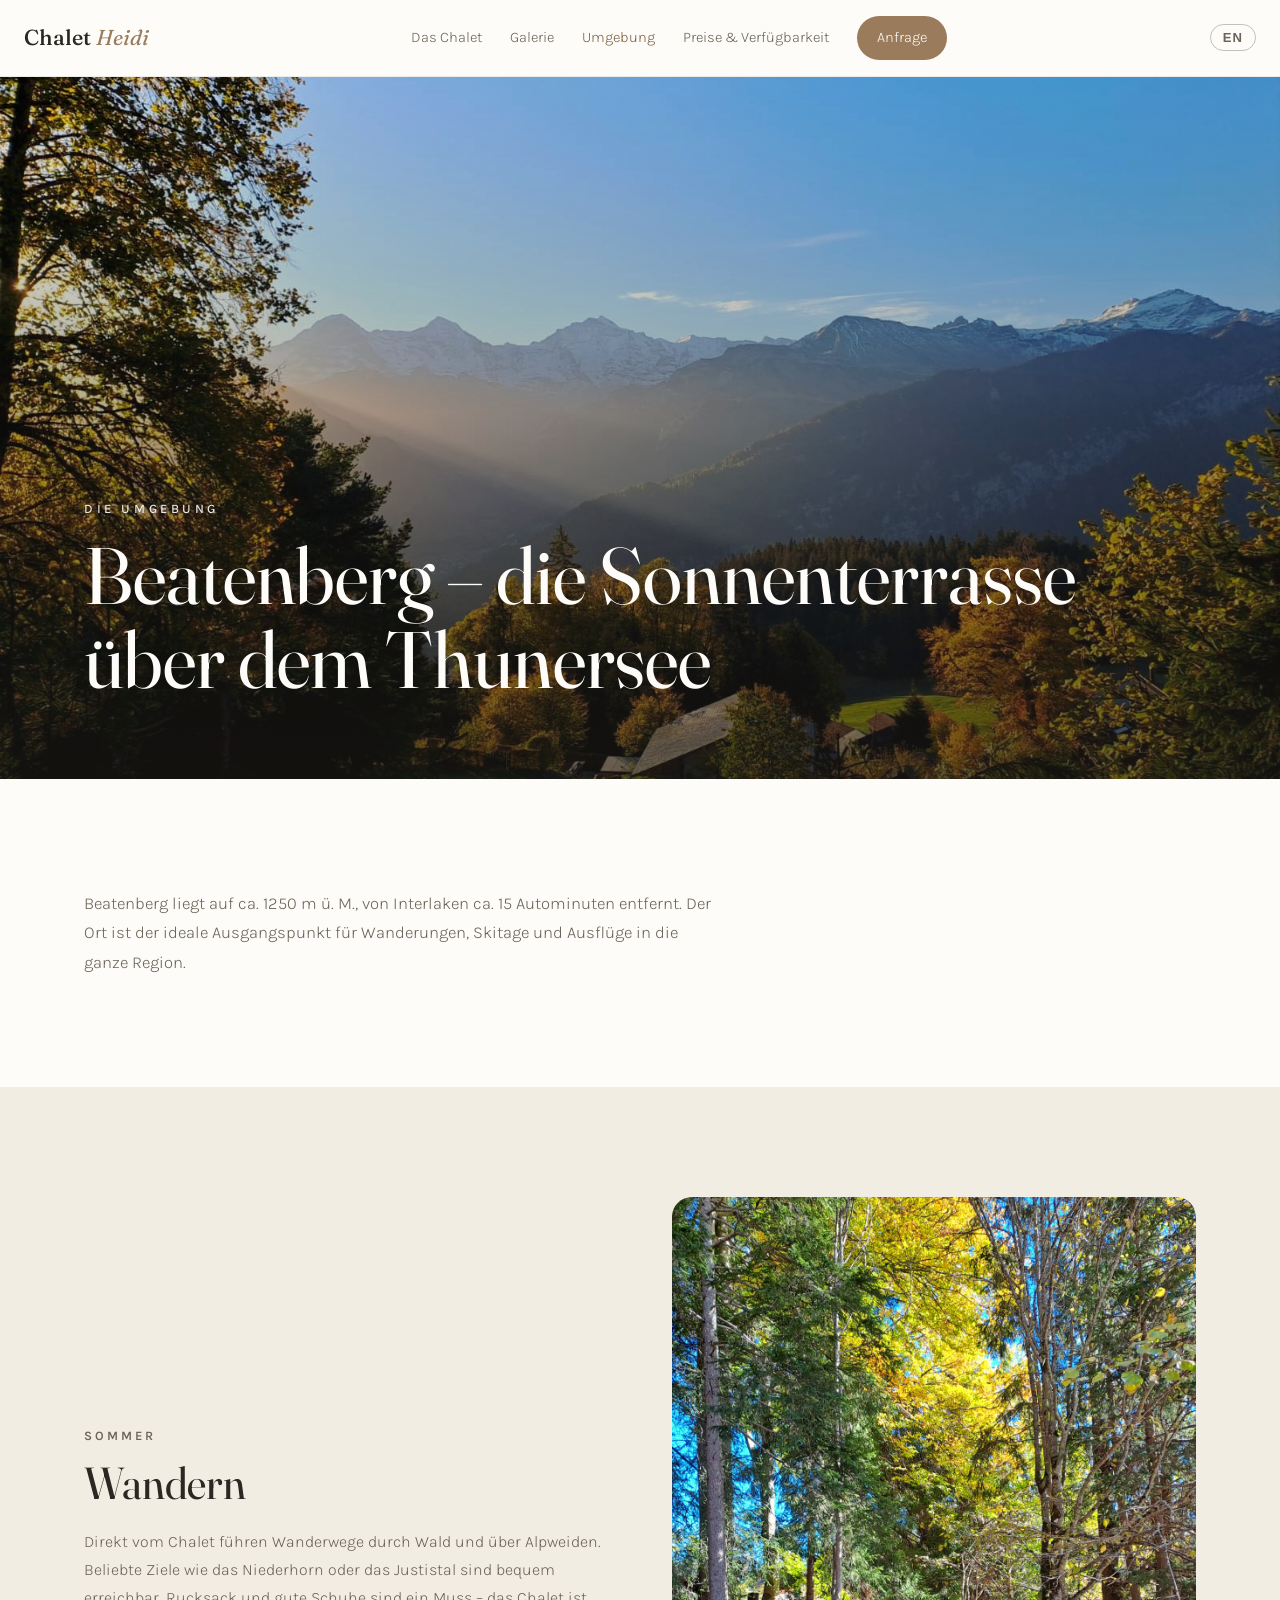
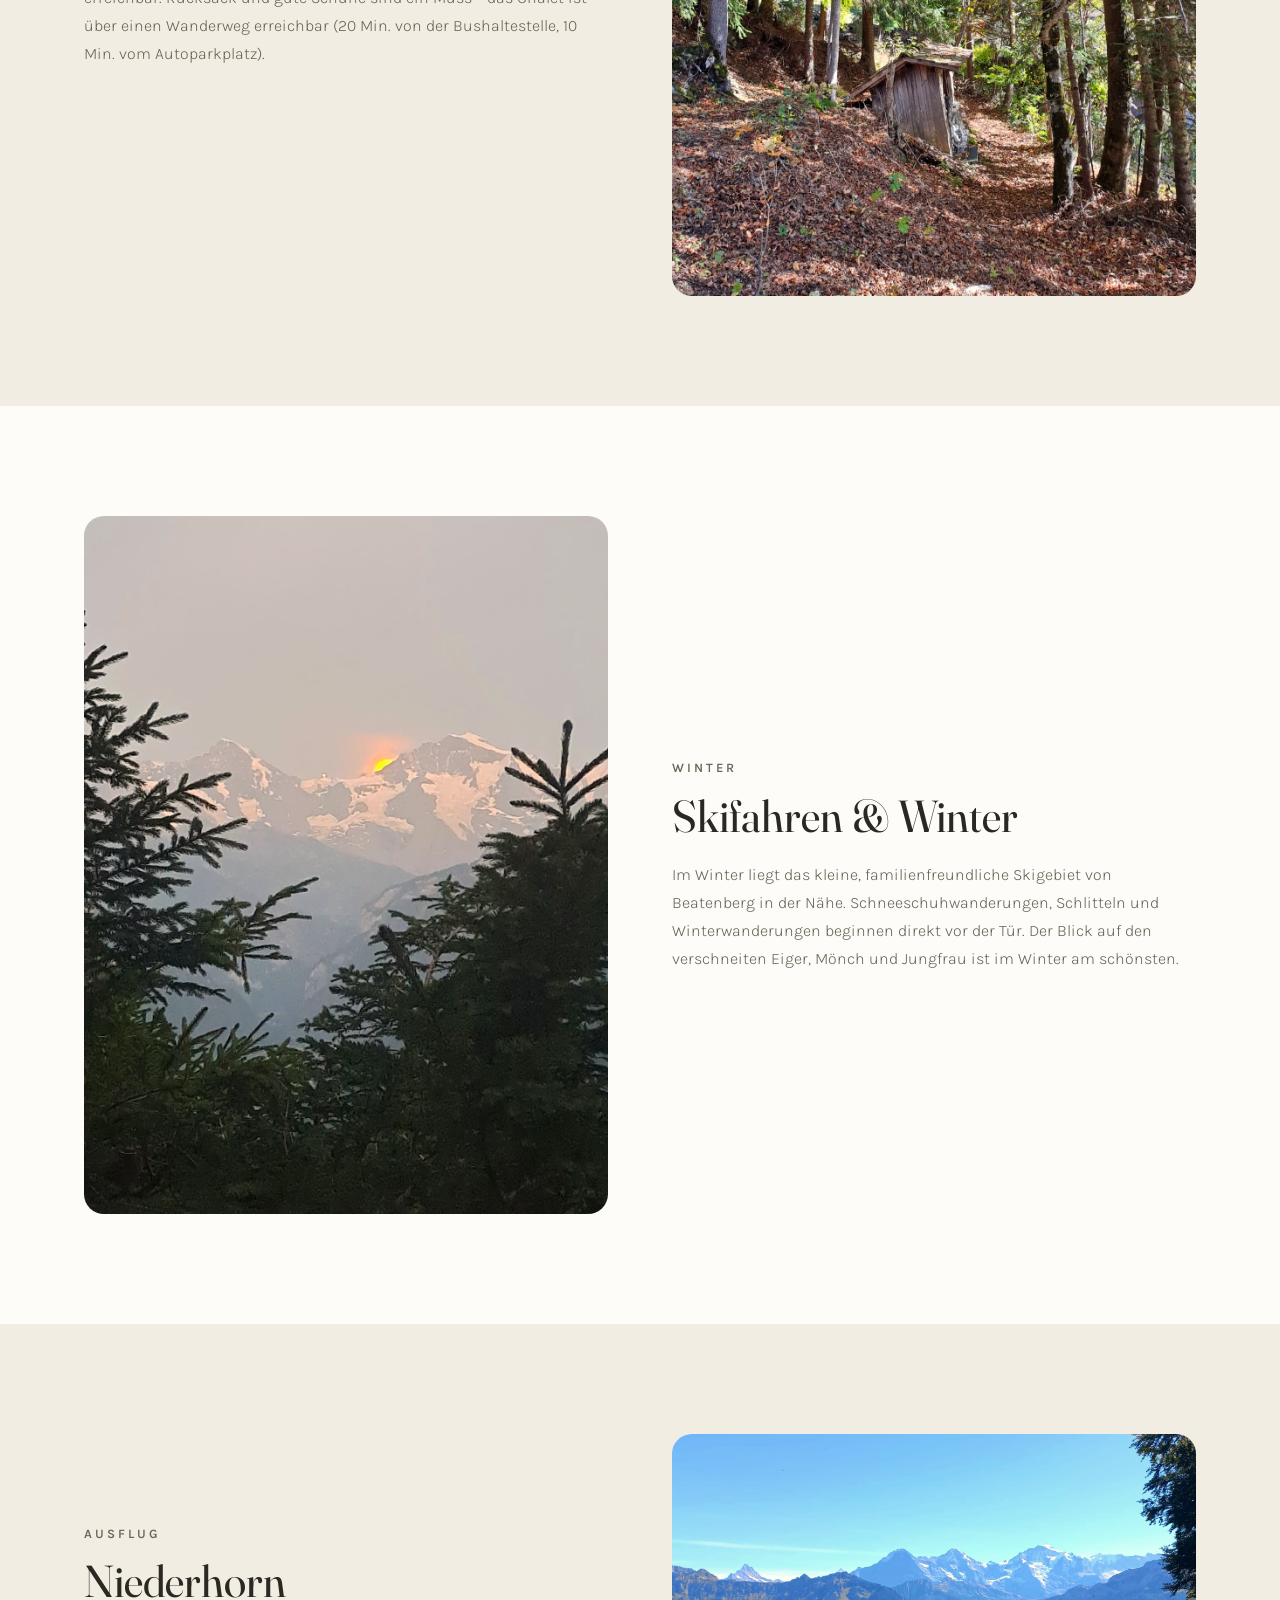
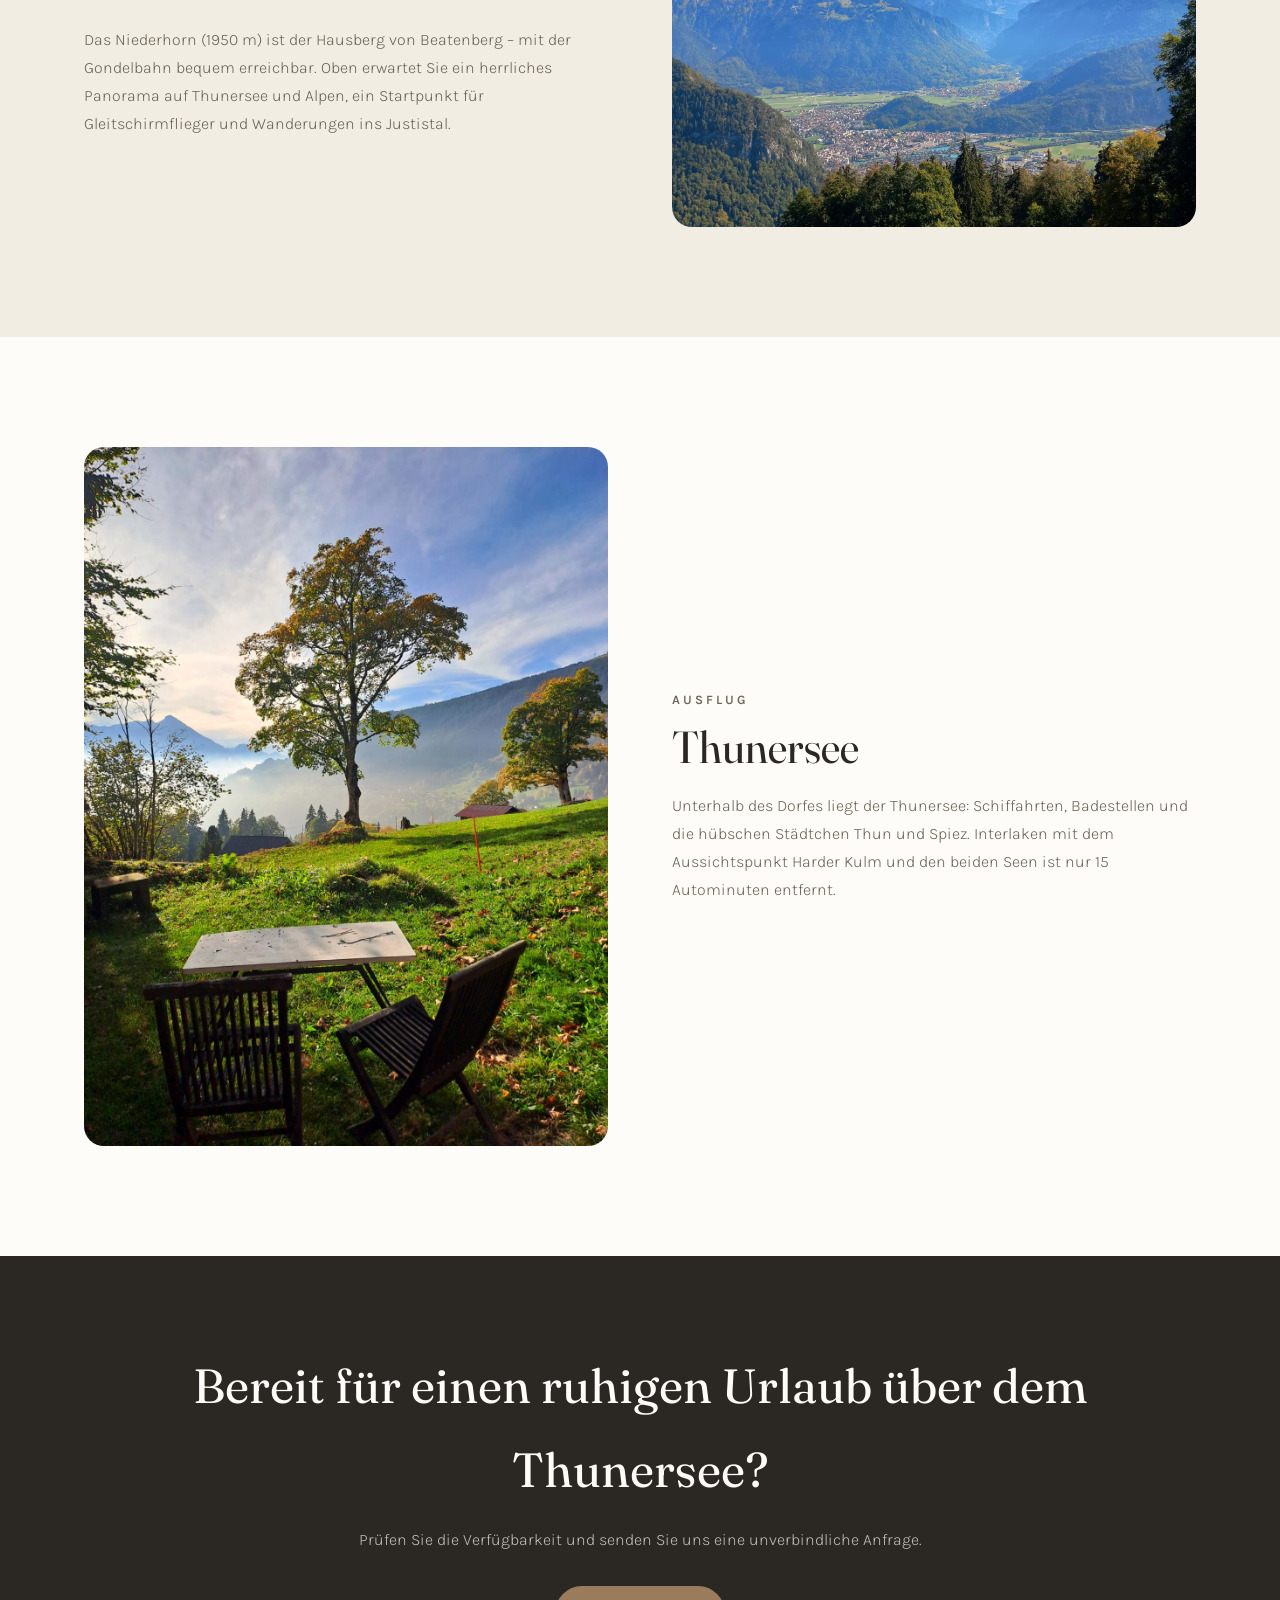
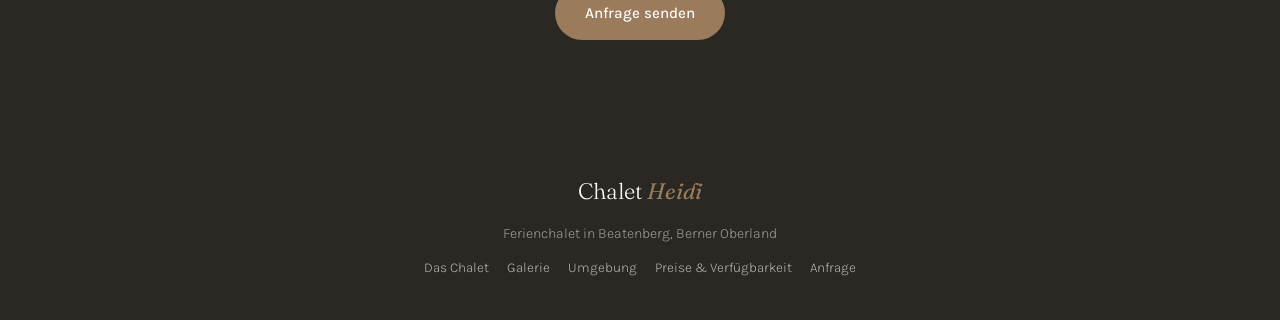
<file: umgebung.html>
<!DOCTYPE html>
<html lang="de">
<head>
<meta charset="UTF-8">
<meta name="viewport" content="width=device-width, initial-scale=1.0">
<title>Umgebung · Chalet Heidi Beatenberg</title>
<meta name="description" content="Umgebung des Chalet Heidi in Beatenberg: Wandern, Skifahren, Niederhorn und Thunersee – das Berner Oberland vor der Tür.">
<link rel="preconnect" href="https://fonts.googleapis.com">
<link rel="preconnect" href="https://fonts.gstatic.com" crossorigin>
<link href="https://fonts.googleapis.com/css2?family=Fraunces:ital,opsz,wght@0,9..144,400;0,9..144,500;1,9..144,400;1,9..144,500&family=Karla:wght@300;400;500;600&display=swap" rel="stylesheet">
<link rel="stylesheet" href="css/style.css">
</head>
<body>

<header class="nav">
  <div class="nav-inner">
    <a class="brand" href="index.html">Chalet <em>Heidi</em></a>
    <nav class="nav-links" id="navLinks">
      <a href="chalet.html" data-i18n="nav_chalet">Das Chalet</a>
      <a href="galerie.html" data-i18n="nav_gallery">Galerie</a>
      <a href="umgebung.html" class="active" data-i18n="nav_area">Umgebung</a>
      <a href="preise.html" data-i18n="nav_prices">Preise &amp; Verfügbarkeit</a>
      <a href="kontakt.html" class="cta" data-i18n="nav_contact">Anfrage</a>
    </nav>
    <div class="nav-right">
      <button class="lang-toggle" id="langToggle" aria-label="Sprache wechseln">EN</button>
      <button class="burger" id="burger" aria-label="Menü"><span></span><span></span><span></span></button>
    </div>
  </div>
</header>

<section class="hero">
  <img src="images/photo-35.jpg" alt="Bergpanorama mit schneebedeckten Gipfeln">
  <div class="hero-content">
    <p class="hero-kicker" data-i18n="area_eyebrow">Die Umgebung</p>
    <h1 data-i18n="area_title">Beatenberg – die Sonnenterrasse über dem Thunersee</h1>
  </div>
</section>

<section class="section">
  <div class="wrap">
    <p class="lead" data-i18n="area_intro">Beatenberg liegt auf ca. 1250 m ü. M., von Interlaken ca. 15 Autominuten entfernt. Der Ort ist der ideale Ausgangspunkt für Wanderungen, Skitage und Ausflüge in die ganze Region.</p>
  </div>
</section>

<section class="section section-sand">
  <div class="wrap">
    <div class="split">
      <div class="text-col">
        <p class="eyebrow">Sommer</p>
        <h2 class="section-title" data-i18n="hike_title">Wandern</h2>
        <p data-i18n="hike_text">Direkt vom Chalet führen Wanderwege durch Wald und über Alpweiden. Beliebte Ziele wie das Niederhorn oder das Justistal sind bequem erreichbar. Rucksack und gute Schuhe sind ein Muss – das Chalet ist über einen Wanderweg erreichbar (20 Min. von der Bushaltestelle, 10 Min. vom Autoparkplatz).</p>
      </div>
      <img src="images/photo-11.jpg" alt="Waldweg bei Beatenberg" loading="lazy">
    </div>
  </div>
</section>

<section class="section">
  <div class="wrap">
    <div class="split reverse">
      <div class="text-col">
        <p class="eyebrow">Winter</p>
        <h2 class="section-title" data-i18n="ski_title">Skifahren &amp; Winter</h2>
        <p data-i18n="ski_text">Im Winter liegt das kleine, familienfreundliche Skigebiet von Beatenberg in der Nähe. Schneeschuhwanderungen, Schlitteln und Winterwanderungen beginnen direkt vor der Tür. Der Blick auf den verschneiten Eiger, Mönch und Jungfrau ist im Winter am schönsten.</p>
      </div>
      <img src="images/photo-42.jpg" alt="Schneebedeckte Gipfel hinter dem Wald" loading="lazy">
    </div>
  </div>
</section>

<section class="section section-sand">
  <div class="wrap">
    <div class="split">
      <div class="text-col">
        <p class="eyebrow">Ausflug</p>
        <h2 class="section-title" data-i18n="niederhorn_title">Niederhorn</h2>
        <p data-i18n="niederhorn_text">Das Niederhorn (1950 m) ist der Hausberg von Beatenberg – mit der Gondelbahn bequem erreichbar. Oben erwartet Sie ein herrliches Panorama auf Thunersee und Alpen, ein Startpunkt für Gleitschirmflieger und Wanderungen ins Justistal.</p>
      </div>
      <img src="images/photo-34.jpg" alt="Blick auf die Bergkette" loading="lazy">
    </div>
  </div>
</section>

<section class="section">
  <div class="wrap">
    <div class="split reverse">
      <div class="text-col">
        <p class="eyebrow">Ausflug</p>
        <h2 class="section-title" data-i18n="lake_title">Thunersee</h2>
        <p data-i18n="lake_text">Unterhalb des Dorfes liegt der Thunersee: Schiffahrten, Badestellen und die hübschen Städtchen Thun und Spiez. Interlaken mit dem Aussichtspunkt Harder Kulm und den beiden Seen ist nur 15 Autominuten entfernt.</p>
      </div>
      <img src="images/photo-38.jpg" alt="Tisch mit Aussicht auf Berge und Thunersee" loading="lazy">
    </div>
  </div>
</section>

<section class="cta-band">
  <div class="wrap">
    <h2 data-i18n="cta_title">Bereit für einen ruhigen Urlaub über dem Thunersee?</h2>
    <p data-i18n="cta_text">Prüfen Sie die Verfügbarkeit und senden Sie uns eine unverbindliche Anfrage.</p>
    <a href="kontakt.html" class="btn btn-primary" data-i18n="cta_btn">Anfrage senden</a>
  </div>
</section>

<footer class="footer">
  <div class="wrap">
    <p class="footer-brand">Chalet <em>Heidi</em></p>
    <p data-i18n="footer_tagline">Ferienchalet in Beatenberg, Berner Oberland</p>
    <nav>
      <a href="chalet.html" data-i18n="nav_chalet">Das Chalet</a>
      <a href="galerie.html" data-i18n="nav_gallery">Galerie</a>
      <a href="umgebung.html" data-i18n="nav_area">Umgebung</a>
      <a href="preise.html" data-i18n="nav_prices">Preise &amp; Verfügbarkeit</a>
      <a href="kontakt.html" data-i18n="nav_contact">Anfrage</a>
    </nav>
  </div>
</footer>

<script src="js/availability.js"></script>
<script src="js/i18n.js"></script>
<script src="js/main.js"></script>
</body>
</html>
</file>
<file: css/style.css>
:root {
  --white: #fdfcf9;
  --sand: #f2ede3;
  --sand-deep: #e7e0d1;
  --ink: #2b2823;
  --ink-soft: #6b6457;
  --larch: #9a7b5b;
  --larch-deep: #7d6043;
  --danger: #a3423a;
  --serif: "Fraunces", Georgia, serif;
  --sans: "Karla", system-ui, sans-serif;
}

* { margin: 0; padding: 0; box-sizing: border-box; }

html { scroll-behavior: smooth; }

body {
  font-family: var(--sans);
  color: var(--ink);
  background: var(--white);
  line-height: 1.75;
  font-weight: 300;
  -webkit-font-smoothing: antialiased;
}

img { display: block; max-width: 100%; }

.wrap { max-width: 1160px; margin: 0 auto; padding: 0 24px; }

.nav {
  position: sticky;
  top: 0;
  z-index: 100;
  background: rgba(253, 252, 249, 0.94);
  backdrop-filter: blur(12px);
  border-bottom: 1px solid rgba(43, 40, 35, 0.08);
}

.nav-inner {
  display: flex;
  align-items: center;
  justify-content: space-between;
  padding: 16px 24px;
  max-width: 1280px;
  margin: 0 auto;
}

.brand {
  font-family: var(--serif);
  font-size: 1.35rem;
  font-weight: 500;
  color: var(--ink);
  text-decoration: none;
  white-space: nowrap;
}

.brand em { font-style: italic; font-weight: 400; color: var(--larch); }

.nav-links { display: none; }

.nav-links a {
  color: var(--ink-soft);
  text-decoration: none;
  font-size: 0.92rem;
  transition: color 0.2s;
}

.nav-links a:hover, .nav-links a.active { color: var(--larch-deep); }

.nav-links a.cta {
  color: var(--white);
  background: var(--larch);
  padding: 9px 20px;
  border-radius: 999px;
  transition: background 0.2s;
}

.nav-links a.cta:hover { background: var(--larch-deep); color: var(--white); }

.nav-right { display: flex; align-items: center; gap: 12px; }

.lang-toggle {
  font-size: 0.82rem;
  font-weight: 600;
  letter-spacing: 0.08em;
  background: none;
  border: 1px solid rgba(43, 40, 35, 0.28);
  border-radius: 999px;
  padding: 5px 12px;
  cursor: pointer;
  color: var(--ink-soft);
  transition: all 0.2s;
}

.lang-toggle:hover { border-color: var(--larch); color: var(--larch-deep); }

.burger {
  display: flex;
  flex-direction: column;
  gap: 5px;
  background: none;
  border: none;
  cursor: pointer;
  padding: 4px;
}

.burger span { width: 22px; height: 2px; background: var(--ink); }

.nav-links.open {
  display: flex;
  position: absolute;
  top: 100%;
  left: 0;
  right: 0;
  background: var(--white);
  flex-direction: column;
  align-items: flex-start;
  padding: 20px 24px;
  gap: 14px;
  border-bottom: 1px solid rgba(43, 40, 35, 0.1);
  box-shadow: 0 14px 30px rgba(43, 40, 35, 0.08);
}

.hero {
  position: relative;
  min-height: 78vh;
  display: flex;
  align-items: flex-end;
  overflow: hidden;
}

.hero img {
  position: absolute;
  inset: 0;
  width: 100%;
  height: 100%;
  object-fit: cover;
}

.hero::after {
  content: "";
  position: absolute;
  inset: 0;
  background: linear-gradient(180deg, rgba(30, 28, 24, 0.1), rgba(30, 28, 24, 0.62));
}

.hero-content {
  position: relative;
  z-index: 1;
  width: 100%;
  color: var(--white);
  padding: 0 24px 48px;
  max-width: 1160px;
  margin: 0 auto;
}

.hero-kicker {
  font-size: 0.8rem;
  letter-spacing: 0.28em;
  text-transform: uppercase;
  font-weight: 500;
  opacity: 0.9;
}

.hero h1 {
  font-family: var(--serif);
  font-weight: 400;
  font-variation-settings: "opsz" 144;
  font-size: clamp(2.8rem, 8vw, 5rem);
  line-height: 1.04;
  margin: 14px 0 14px;
}

.hero h1 em { font-style: italic; font-weight: 400; }

.hero-sub { font-size: 1.1rem; opacity: 0.95; max-width: 480px; margin-bottom: 28px; }

.btn {
  display: inline-block;
  padding: 14px 30px;
  border-radius: 999px;
  font-size: 0.95rem;
  font-weight: 500;
  text-decoration: none;
  cursor: pointer;
  border: none;
  transition: all 0.25s;
}

.btn-primary { background: var(--larch); color: var(--white); }

.btn-primary:hover { background: var(--larch-deep); }

.btn-outline {
  border: 1px solid rgba(253, 252, 249, 0.75);
  color: var(--white);
}

.btn-outline:hover { background: rgba(253, 252, 249, 0.14); }

.btn-dark { background: var(--ink); color: var(--white); }

.btn-dark:hover { background: var(--larch-deep); }

.hero-actions { display: flex; gap: 12px; flex-wrap: wrap; }

.section { padding: 72px 0; }

.section-sand { background: var(--sand); }

.eyebrow {
  font-size: 0.8rem;
  letter-spacing: 0.24em;
  text-transform: uppercase;
  color: var(--larch);
  font-weight: 600;
  margin-bottom: 10px;
}

.section-title {
  font-family: var(--serif);
  font-weight: 400;
  font-variation-settings: "opsz" 90;
  font-size: clamp(1.9rem, 4.5vw, 2.8rem);
  line-height: 1.14;
  margin-bottom: 20px;
}

.section-title em { font-style: italic; }

.lead { color: var(--ink-soft); font-size: 1.05rem; max-width: 640px; }

.cards {
  display: grid;
  grid-template-columns: 1fr;
  gap: 20px;
  margin-top: 44px;
}

.card {
  background: var(--white);
  border: 1px solid rgba(43, 40, 35, 0.08);
  border-radius: 18px;
  overflow: hidden;
  text-decoration: none;
  color: var(--ink);
  display: flex;
  flex-direction: column;
  transition: transform 0.3s ease, box-shadow 0.3s ease;
}

.card:hover { transform: translateY(-4px); box-shadow: 0 18px 44px rgba(43, 40, 35, 0.12); }

.card img { width: 100%; height: 240px; object-fit: cover; }

.card-images {
  display: grid;
  grid-template-columns: 1.6fr 1fr;
  grid-auto-rows: 122px;
  gap: 4px;
}

.card-images img { width: 100%; height: 100%; object-fit: cover; display: block; }

.card-images img:first-child { grid-row: span 2; }

.card-images.four {
  grid-template-columns: 1fr 1fr;
  grid-auto-rows: 130px;
}

.card-images.four img:first-child { grid-row: span 1; }

.card-body { padding: 24px; }

.card-body h3 {
  font-family: var(--serif);
  font-weight: 400;
  font-size: 1.4rem;
  margin-bottom: 8px;
}

.card-body p { color: var(--ink-soft); font-size: 0.95rem; }

.card-more {
  margin-top: 14px;
  color: var(--larch-deep);
  font-weight: 500;
  font-size: 0.9rem;
}

.split {
  display: grid;
  grid-template-columns: 1fr;
  gap: 36px;
  align-items: center;
}

.split img {
  width: 100%;
  height: 100%;
  min-height: 300px;
  object-fit: cover;
  border-radius: 20px;
}

.drop::first-letter {
  font-family: var(--serif);
  font-size: 3.4em;
  float: left;
  line-height: 0.85;
  padding-right: 12px;
  color: var(--larch);
}

.split p + p { margin-top: 16px; }

.split .text-col p { color: var(--ink-soft); }

.quotes { display: grid; grid-template-columns: 1fr; gap: 20px; margin-top: 44px; }

.quote {
  background: var(--white);
  border: 1px solid rgba(43, 40, 35, 0.08);
  border-radius: 18px;
  padding: 30px;
}

.quote p {
  font-family: var(--serif);
  font-style: italic;
  font-size: 1.08rem;
  line-height: 1.6;
  color: var(--ink);
  margin-bottom: 14px;
}

.quote cite { font-style: normal; font-size: 0.85rem; color: var(--ink-soft); letter-spacing: 0.04em; }

.amenities {
  list-style: none;
  display: grid;
  grid-template-columns: 1fr;
  gap: 0;
  margin-top: 32px;
  border-top: 1px solid rgba(43, 40, 35, 0.1);
}

.amenities li {
  padding: 13px 4px 13px 26px;
  border-bottom: 1px solid rgba(43, 40, 35, 0.1);
  color: var(--ink-soft);
  font-size: 0.97rem;
  position: relative;
}

.amenities li::before {
  content: "–";
  position: absolute;
  left: 4px;
  color: var(--larch);
}

.gallery {
  display: grid;
  grid-template-columns: repeat(2, 1fr);
  grid-auto-rows: 150px;
  grid-auto-flow: dense;
  gap: 12px;
  margin-top: 40px;
}

.gallery img {
  width: 100%;
  height: 100%;
  object-fit: cover;
  border-radius: 14px;
  cursor: pointer;
  transition: transform 0.3s ease, opacity 0.3s ease;
}

.gallery img.tall { grid-row: span 2; }

.gallery img.wide { grid-column: span 2; }

.gallery img:hover { transform: scale(1.02); opacity: 0.92; }

.price-table {
  width: 100%;
  border-collapse: collapse;
  margin-top: 36px;
  background: var(--white);
  border-radius: 16px;
  overflow: hidden;
  border: 1px solid rgba(43, 40, 35, 0.1);
}

.price-table th, .price-table td {
  text-align: left;
  padding: 16px 20px;
  border-bottom: 1px solid rgba(43, 40, 35, 0.08);
  font-size: 0.95rem;
}

.price-table th {
  font-family: var(--serif);
  font-weight: 500;
  font-size: 1.05rem;
  background: var(--sand);
}

.price-table td { color: var(--ink-soft); }

.price-table tr:last-child td { border-bottom: none; }

.calendar-wrap {
  background: var(--white);
  border: 1px solid rgba(43, 40, 35, 0.1);
  border-radius: 18px;
  padding: 26px 18px;
  margin-top: 40px;
}

.cal-head {
  display: flex;
  align-items: center;
  justify-content: space-between;
  margin-bottom: 18px;
}

.cal-title {
  font-family: var(--serif);
  font-size: 1.4rem;
  font-weight: 400;
  min-width: 190px;
  text-align: center;
}

.cal-nav {
  background: none;
  border: 1px solid var(--ink);
  border-radius: 999px;
  width: 40px;
  height: 40px;
  font-size: 1.05rem;
  color: var(--ink);
  cursor: pointer;
  transition: all 0.2s;
}

.cal-nav:hover { background: var(--ink); color: var(--white); }

.cal-grid { display: grid; grid-template-columns: repeat(7, 1fr); gap: 5px; }

.cal-dow {
  text-align: center;
  font-size: 0.72rem;
  letter-spacing: 0.08em;
  text-transform: uppercase;
  color: var(--ink-soft);
  padding: 8px 0;
  font-weight: 500;
}

.cal-day {
  aspect-ratio: 1;
  max-width: 48px;
  width: 100%;
  margin: 0 auto;
  display: flex;
  align-items: center;
  justify-content: center;
  border-radius: 999px;
  font-size: 0.85rem;
  color: var(--ink);
  background: var(--sand);
  border: 1px solid transparent;
  cursor: pointer;
  transition: all 0.15s;
}

.cal-day:hover:not(.blocked):not(.past):not(.empty) { border-color: var(--larch); }

.cal-day.empty { background: none; cursor: default; }

.cal-day.past { color: #c9c2b4; background: none; cursor: default; }

.cal-day.blocked {
  background: #f0ddd6;
  color: var(--danger);
  cursor: not-allowed;
  text-decoration: line-through;
}

.cal-day.selected { background: var(--larch); color: var(--white); font-weight: 600; }

.cal-day.in-range { background: var(--sand-deep); border-radius: 10px; }

.cal-legend {
  display: flex;
  gap: 22px;
  margin-top: 22px;
  flex-wrap: wrap;
  color: var(--ink-soft);
  font-size: 0.86rem;
}

.cal-legend > span { display: flex; align-items: center; gap: 8px; }

.dot { width: 12px; height: 12px; border-radius: 50%; display: inline-block; }

.dot-free { background: var(--sand); border: 1px solid #cfc6b4; }
.dot-blocked { background: #f0ddd6; border: 1px solid var(--danger); }
.dot-selected { background: var(--larch); }

.booking-form {
  display: flex;
  flex-direction: column;
  gap: 18px;
  background: var(--white);
  border: 1px solid rgba(43, 40, 35, 0.1);
  border-radius: 18px;
  padding: 30px 26px;
  margin-top: 40px;
}

.form-row { display: grid; grid-template-columns: 1fr; gap: 18px; }

.booking-form label {
  display: flex;
  flex-direction: column;
  gap: 7px;
  font-size: 0.88rem;
  font-weight: 500;
}

.booking-form input,
.booking-form textarea {
  font-family: var(--sans);
  font-size: 0.95rem;
  padding: 12px 14px;
  border: 1px solid rgba(43, 40, 35, 0.2);
  border-radius: 10px;
  background: var(--sand);
  color: var(--ink);
  outline: none;
  transition: border-color 0.2s;
}

.booking-form input:focus,
.booking-form textarea:focus { border-color: var(--larch); }

.form-error {
  color: var(--danger);
  font-size: 0.9rem;
  background: #f6e7e3;
  border-radius: 10px;
  padding: 12px 16px;
}

.map-wrap {
  border-radius: 18px;
  overflow: hidden;
  border: 1px solid rgba(43, 40, 35, 0.1);
  margin-top: 36px;
}

.map-wrap iframe { width: 100%; height: 380px; border: 0; display: block; }

.contact-list { list-style: none; margin-top: 28px; }

.contact-list li {
  padding: 14px 0;
  border-bottom: 1px solid rgba(43, 40, 35, 0.08);
  display: flex;
  flex-direction: column;
  gap: 2px;
}

.contact-list li:last-child { border-bottom: none; }

.contact-list .label {
  font-size: 0.78rem;
  letter-spacing: 0.14em;
  text-transform: uppercase;
  color: var(--ink-soft);
  font-weight: 500;
}

.contact-list .value { font-size: 1.02rem; }

.contact-list a { color: var(--larch-deep); text-decoration: none; }

.contact-list a:hover { text-decoration: underline; }

.cta-band {
  background: var(--ink);
  color: var(--white);
  padding: 88px 0;
  text-align: center;
}

.cta-band h2 {
  font-family: var(--serif);
  font-weight: 400;
  font-size: clamp(1.9rem, 4.5vw, 3rem);
  margin-bottom: 14px;
}

.cta-band p { color: rgba(253, 252, 249, 0.7); margin-bottom: 32px; }

.footer { background: var(--ink); color: rgba(253, 252, 249, 0.55); padding: 44px 0 40px; font-size: 0.88rem; }

.footer .wrap { display: flex; flex-direction: column; gap: 10px; align-items: center; text-align: center; }

.footer-brand {
  font-family: var(--serif);
  font-size: 1.4rem;
  color: var(--white);
}

.footer-brand em { font-style: italic; color: var(--larch); font-weight: 400; }

.footer nav { display: flex; flex-wrap: wrap; gap: 18px; justify-content: center; }

.footer nav a { color: rgba(253, 252, 249, 0.65); text-decoration: none; font-size: 0.85rem; }

.footer nav a:hover { color: var(--white); }

.lightbox {
  position: fixed;
  inset: 0;
  z-index: 200;
  background: rgba(28, 26, 22, 0.93);
  display: flex;
  align-items: center;
  justify-content: center;
  padding: 20px;
  cursor: zoom-out;
}

.lightbox img {
  max-width: 94vw;
  max-height: 90vh;
  border-radius: 12px;
  object-fit: contain;
}

@media (min-width: 720px) {
  .burger { display: none; }
  .nav-links { display: flex; gap: 28px; align-items: center; }
  .cards { grid-template-columns: repeat(3, 1fr); }
  .quotes { grid-template-columns: repeat(3, 1fr); }
  .amenities { grid-template-columns: 1fr 1fr; column-gap: 48px; }
  .amenities li:nth-child(-n+4) { border-top: 1px solid rgba(43, 40, 35, 0.1); }
  .form-row { grid-template-columns: 1fr 1fr; }
  .gallery { grid-auto-rows: 180px; }
  .hero-content { padding: 0 24px 64px; }
}

@media (min-width: 960px) {
  .split { grid-template-columns: 1fr 1fr; gap: 64px; }
  .split.reverse .text-col { order: 2; }
  .split.reverse img { order: 1; }
  .section { padding: 110px 0; }
  .gallery { grid-template-columns: repeat(4, 1fr); }
  .form-row.three { grid-template-columns: 1fr 1fr 1fr; }
  .booking-grid { display: grid; grid-template-columns: 1.05fr 0.95fr; gap: 32px; align-items: start; }
  .booking-grid .booking-form { margin-top: 40px; }
}
</file>
